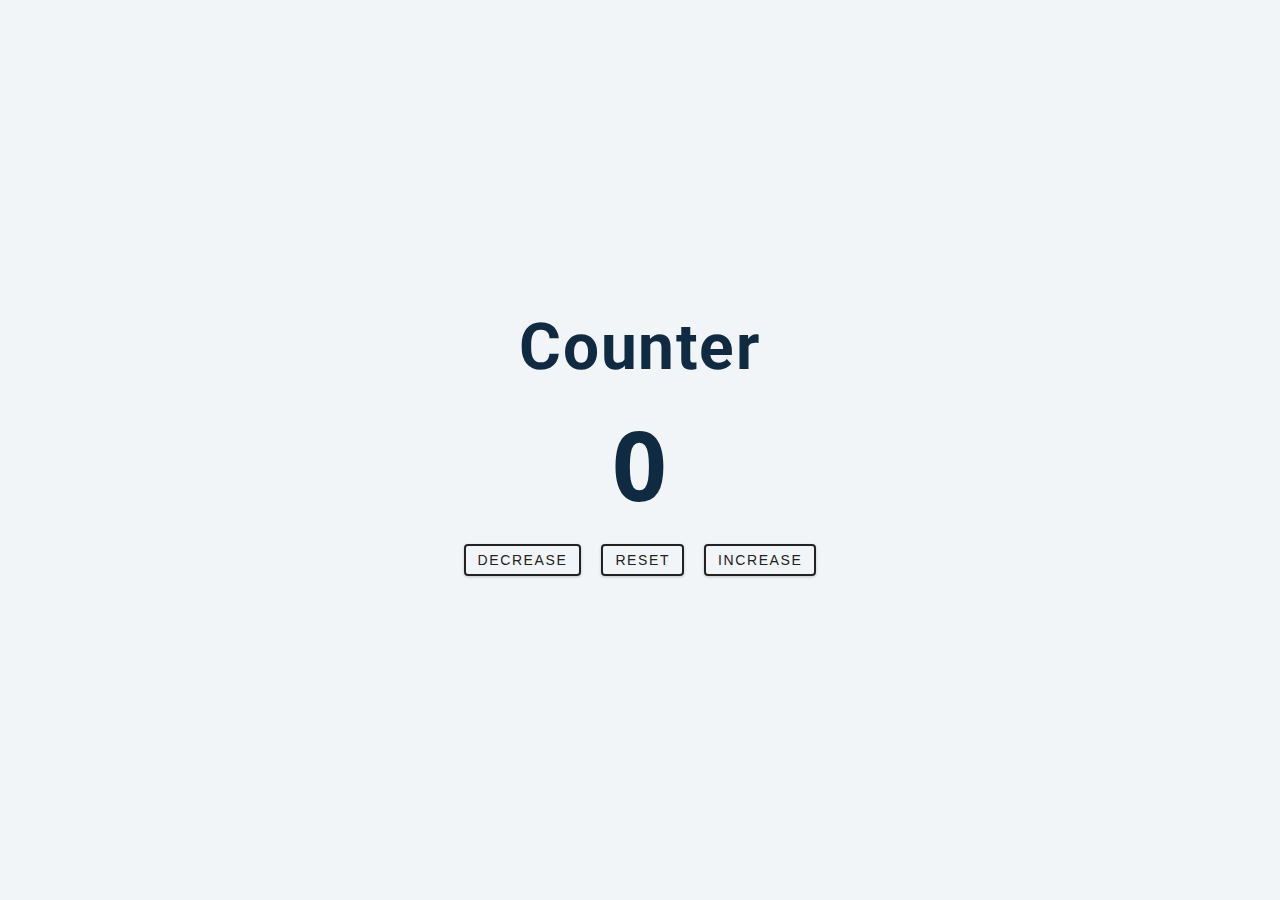
<file: 02-counter/setup/index.html>
<!DOCTYPE html>
<html lang="en">
  <head>
    <meta charset="UTF-8" />
    <meta name="viewport" content="width=device-width, initial-scale=1.0" />
    <title>Counter</title>

    <!-- styles -->
    <link rel="stylesheet" href="styles.css" />
  </head>
  <body>
   <main>
    <div class="container">
      <h1>
        counter
      </h1>
      <span id="value">0</span>
      <div class="button-container">
        <button class="btn decrease">
          decrease
        </button>
        <button class="btn reset">
          Reset
        </button>
        <button class="btn increase">
          increase
        </button>
      </div>
    </div>
   </main>
    <!-- javascript -->
    <script src="app.js"></script>
  </body>
</html>
</file>
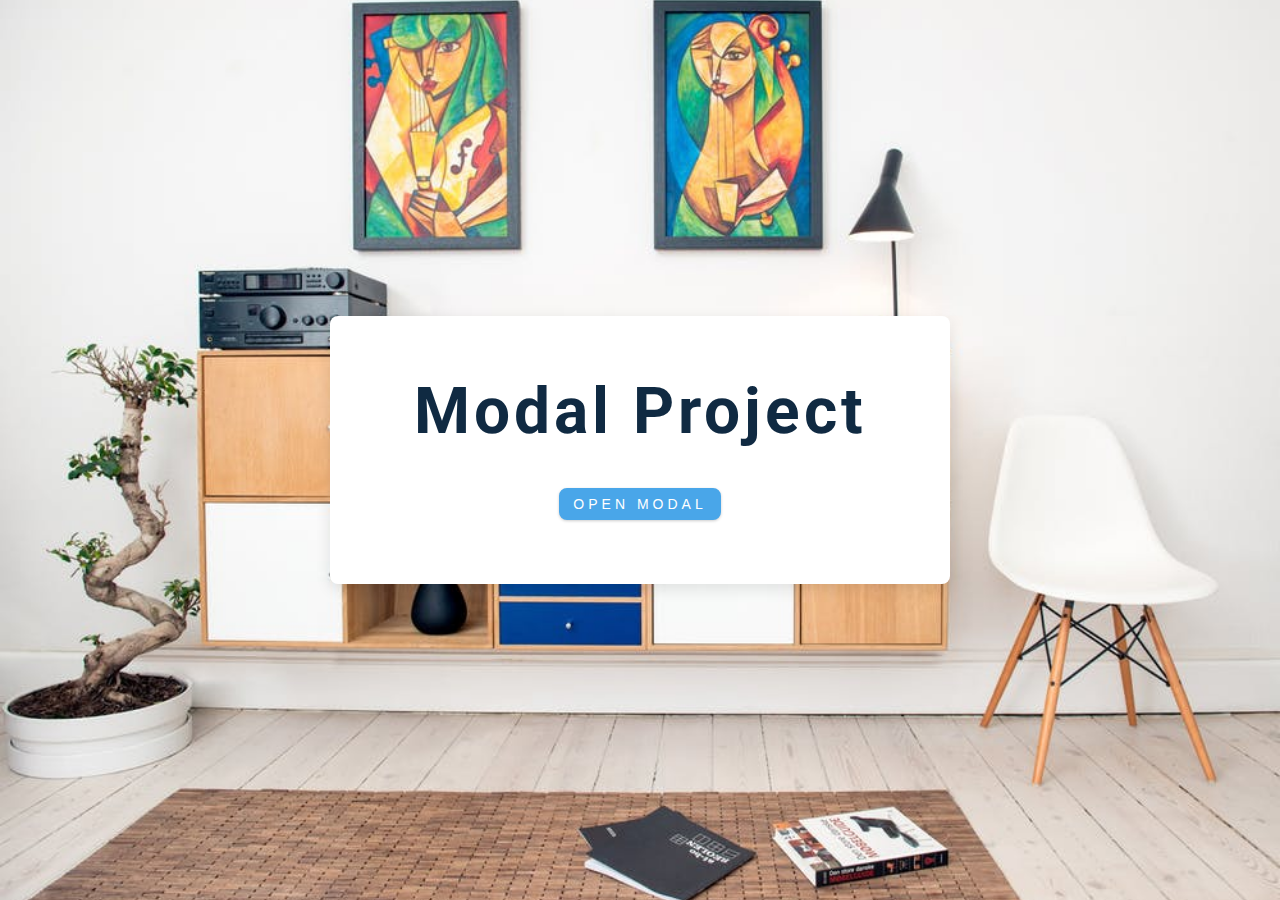
<file: 06-modal/final/index.html>
<!DOCTYPE html>
<html lang="en">
  <head>
    <meta charset="UTF-8" />
    <meta name="viewport" content="width=device-width, initial-scale=1.0" />
    <title>Modal</title>
    <!-- font-awesome -->
    <link
      rel="stylesheet"
      href="https://cdnjs.cloudflare.com/ajax/libs/font-awesome/5.14.0/css/all.min.css"
    />
    <!-- styles -->
    <link rel="stylesheet" href="styles.css" />
  </head>
  <body>
    <!-- hero -->
    <header class="hero">
      <div class="banner">
        <h1>modal project</h1>
        <button class="btn modal-btn">
          open modal
        </button>
      </div>
    </header>
    <!-- modal -->
    <div class="modal-overlay">
      <div class="modal-container">
        <h3>modal content</h3>
        <button class="close-btn"><i class="fas fa-times"></i></button>
      </div>
    </div>
    <!-- javascript -->
    <script src="app.js"></script>
  </body>
</html>
</file>
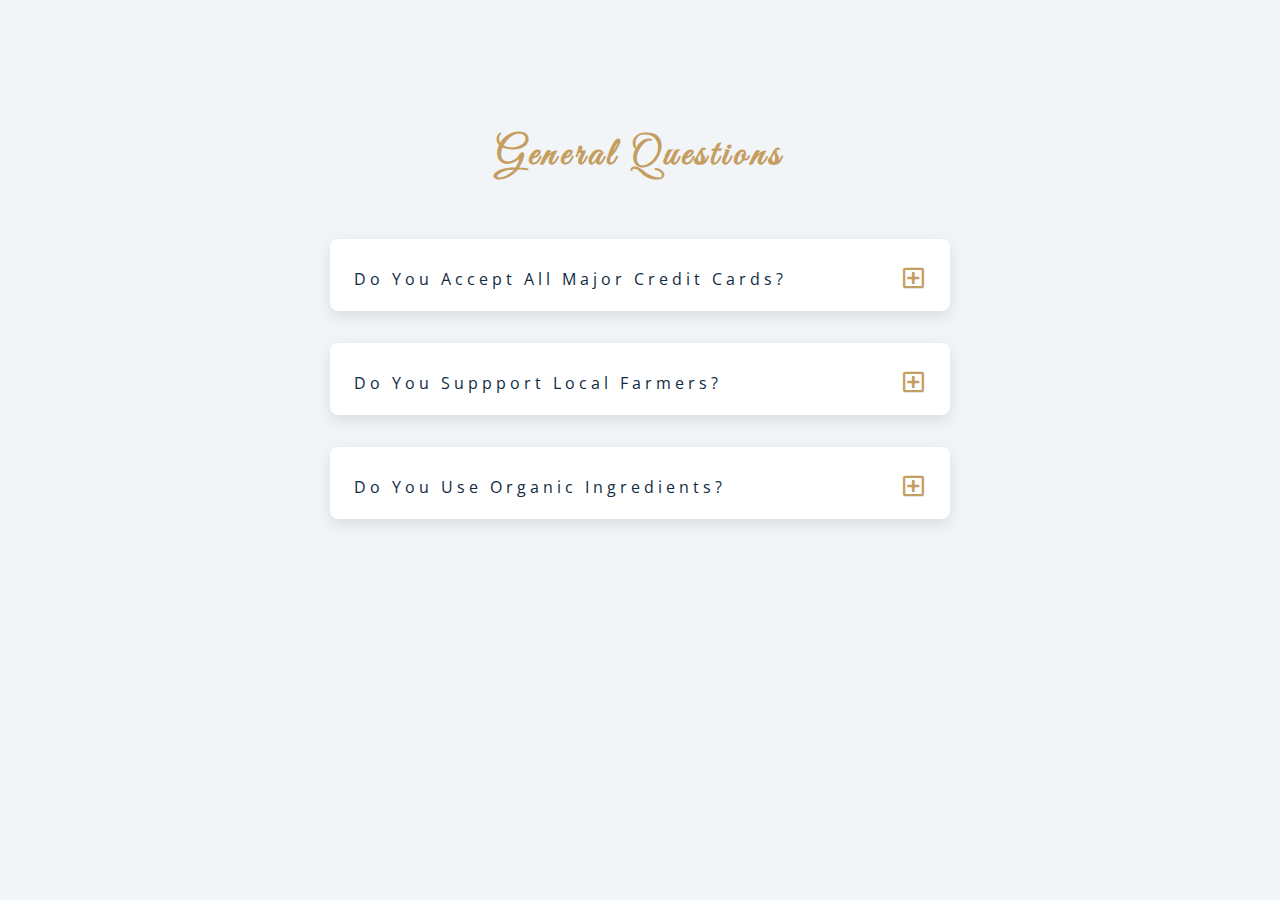
<file: 07-questions/final/index.html>
<!DOCTYPE html>
<html lang="en">
  <head>
    <meta charset="UTF-8" />
    <meta name="viewport" content="width=device-width, initial-scale=1.0" />
    <title>Q & A</title>
    <!-- font-awesome -->
    <link rel="stylesheet" href="https://cdnjs.cloudflare.com/ajax/libs/font-awesome/5.14.0/css/all.min.css" />
    <!-- extra fonts -->
    <link
      href="https://fonts.googleapis.com/css?family=Great+Vibes&display=swap"
      rel="stylesheet"
    />
    <!-- styles -->
    <link rel="stylesheet" href="styles.css" />
  </head>
  <body>
      <section class="questions">
        <!-- title -->
        <div class="title">
          <h2>general questions</h2>
        </div>
        <!-- questions -->
        <div class="section-center">
          <!-- single question -->
          <article class="question">
            <!-- question title -->
            <div class="question-title">
              <p>do you accept all major credit cards?</p>
              <button type="button" class="question-btn">
                <span class="plus-icon">
                  <i class="far fa-plus-square"></i>
                </span>
                <span class="minus-icon">
                  <i class="far fa-minus-square"></i>
                </span>
              </button>
            </div>
            <!-- question text -->
            <div class="question-text">
              <p>
                Lorem ipsum dolor sit amet, consectetur adipisicing elit. Est
                dolore illo dolores quia nemo doloribus quaerat, magni numquam
                repellat reprehenderit.
              </p>
            </div>
          </article>
          <!-- end of single question -->
          <!-- single question -->
          <article class="question">
            <!-- question title -->
            <div class="question-title">
              <p>do you suppport local farmers?</p>
              <button type="button" class="question-btn">
                <span class="plus-icon">
                  <i class="far fa-plus-square"></i>
                </span>
                <span class="minus-icon">
                  <i class="far fa-minus-square"></i>
                </span>
              </button>
            </div>
            <!-- question text -->
            <div class="question-text">
              <p>
                Lorem ipsum dolor sit amet, consectetur adipisicing elit. Est
                dolore illo dolores quia nemo doloribus quaerat, magni numquam
                repellat reprehenderit.
              </p>
            </div>
          </article>
          <!-- end of single question -->
          <!-- single question -->
          <article class="question">
            <!-- question title -->
            <div class="question-title">
              <p>do you use organic ingredients?</p>
              <!-- button -->
              <button type="button" class="question-btn">
                <span class="plus-icon">
                  <i class="far fa-plus-square"></i>
                </span>
                <span class="minus-icon">
                  <i class="far fa-minus-square"></i>
                </span>
              </button>
            </div>
            <!-- question text -->
            <div class="question-text">
              <p>
                Lorem ipsum dolor sit amet, consectetur adipisicing elit. Est
                dolore illo dolores quia nemo doloribus quaerat, magni numquam
                repellat reprehenderit.
              </p>
            </div>
          </article>
          <!-- end of single question -->
      </section>
    </main>
    <!-- javascript -->
    <script src="app.js"></script>
  </body>
</html>
</file>
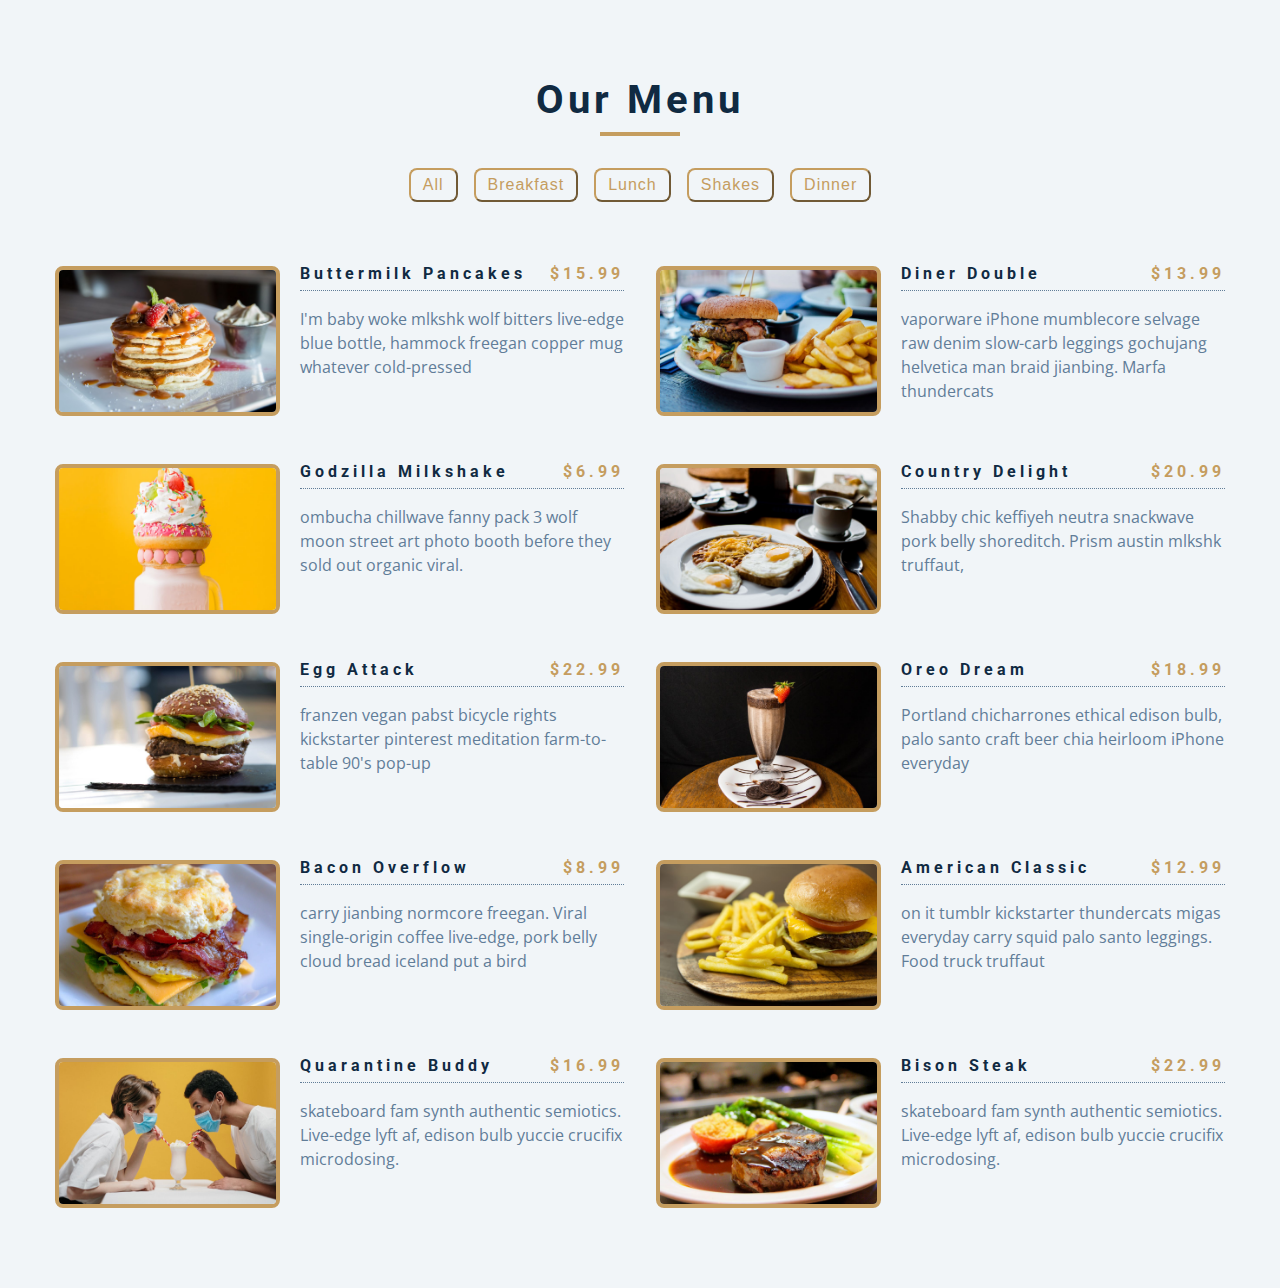
<file: 08-menu/final/index.html>
<!DOCTYPE html>
<html lang="en">
  <head>
    <meta charset="UTF-8" />
    <meta name="viewport" content="width=device-width, initial-scale=1.0" />
    <title>Menu</title>
    <!-- font-awesome -->
    <link
      rel="stylesheet"
      href="https://cdnjs.cloudflare.com/ajax/libs/font-awesome/5.14.0/css/all.min.css"
    />
    <!-- styles -->
    <link rel="stylesheet" href="styles.css" />
  </head>
  <body>
    <section class="menu">
      <!-- title -->
      <div class="title">
        <h2>our menu</h2>
        <div class="underline"></div>
      </div>
      <!-- filter buttons -->
      <div class="btn-container">
        <!-- <button type="button" class="filter-btn" data-id="all">all</button>
        <button type="button" class="filter-btn" data-id="breakfast">
          breakfast
        </button>
        <button type="button" class="filter-btn" data-id="lunch">lunch</button>
        <button type="button" class="filter-btn" data-id="shakes">
          shakes
        </button> -->
      </div>
      <!-- menu items -->
      <div class="section-center">
        <!-- single item -->
        <article class="menu-item">
          <img src="./menu-item.jpeg" alt="menu item" class="photo" />
          <div class="item-info">
            <header>
              <h4>buttermilk pancakes</h4>
              <h4 class="price">$15</h4>
            </header>
            <p class="item-text">
              Lorem ipsum dolor sit amet consectetur adipisicing elit.
              Repudiandae, sint quam. Et reprehenderit fugiat nesciunt inventore
              laboriosam excepturi! Quo, officia.
            </p>
          </div>
        </article>
        <!-- end of single item -->
        <!-- single item -->
        <article class="menu-item">
          <img src="./menu-item.jpeg" alt="menu item" class="photo" />
          <div class="item-info">
            <header>
              <h4>buttermilk pancakes</h4>
              <h4 class="price">$15</h4>
            </header>
            <p class="item-text">
              Lorem ipsum dolor sit amet consectetur adipisicing elit.
              Repudiandae, sint quam. Et reprehenderit fugiat nesciunt inventore
              laboriosam excepturi! Quo, officia.
            </p>
          </div>
        </article>
        <!-- end of single item -->
        <!-- single item -->
        <article class="menu-item">
          <img src="./menu-item.jpeg" alt="menu item" class="photo" />
          <div class="item-info">
            <header>
              <h4>buttermilk pancakes</h4>
              <h4 class="price">$15</h4>
            </header>
            <p class="item-text">
              Lorem ipsum dolor sit amet consectetur adipisicing elit.
              Repudiandae, sint quam. Et reprehenderit fugiat nesciunt inventore
              laboriosam excepturi! Quo, officia.
            </p>
          </div>
        </article>
        <!-- end of single item -->
      </div>
    </section>
    <!-- javascript -->
    <script src="app.js"></script>
  </body>
</html>
</file>
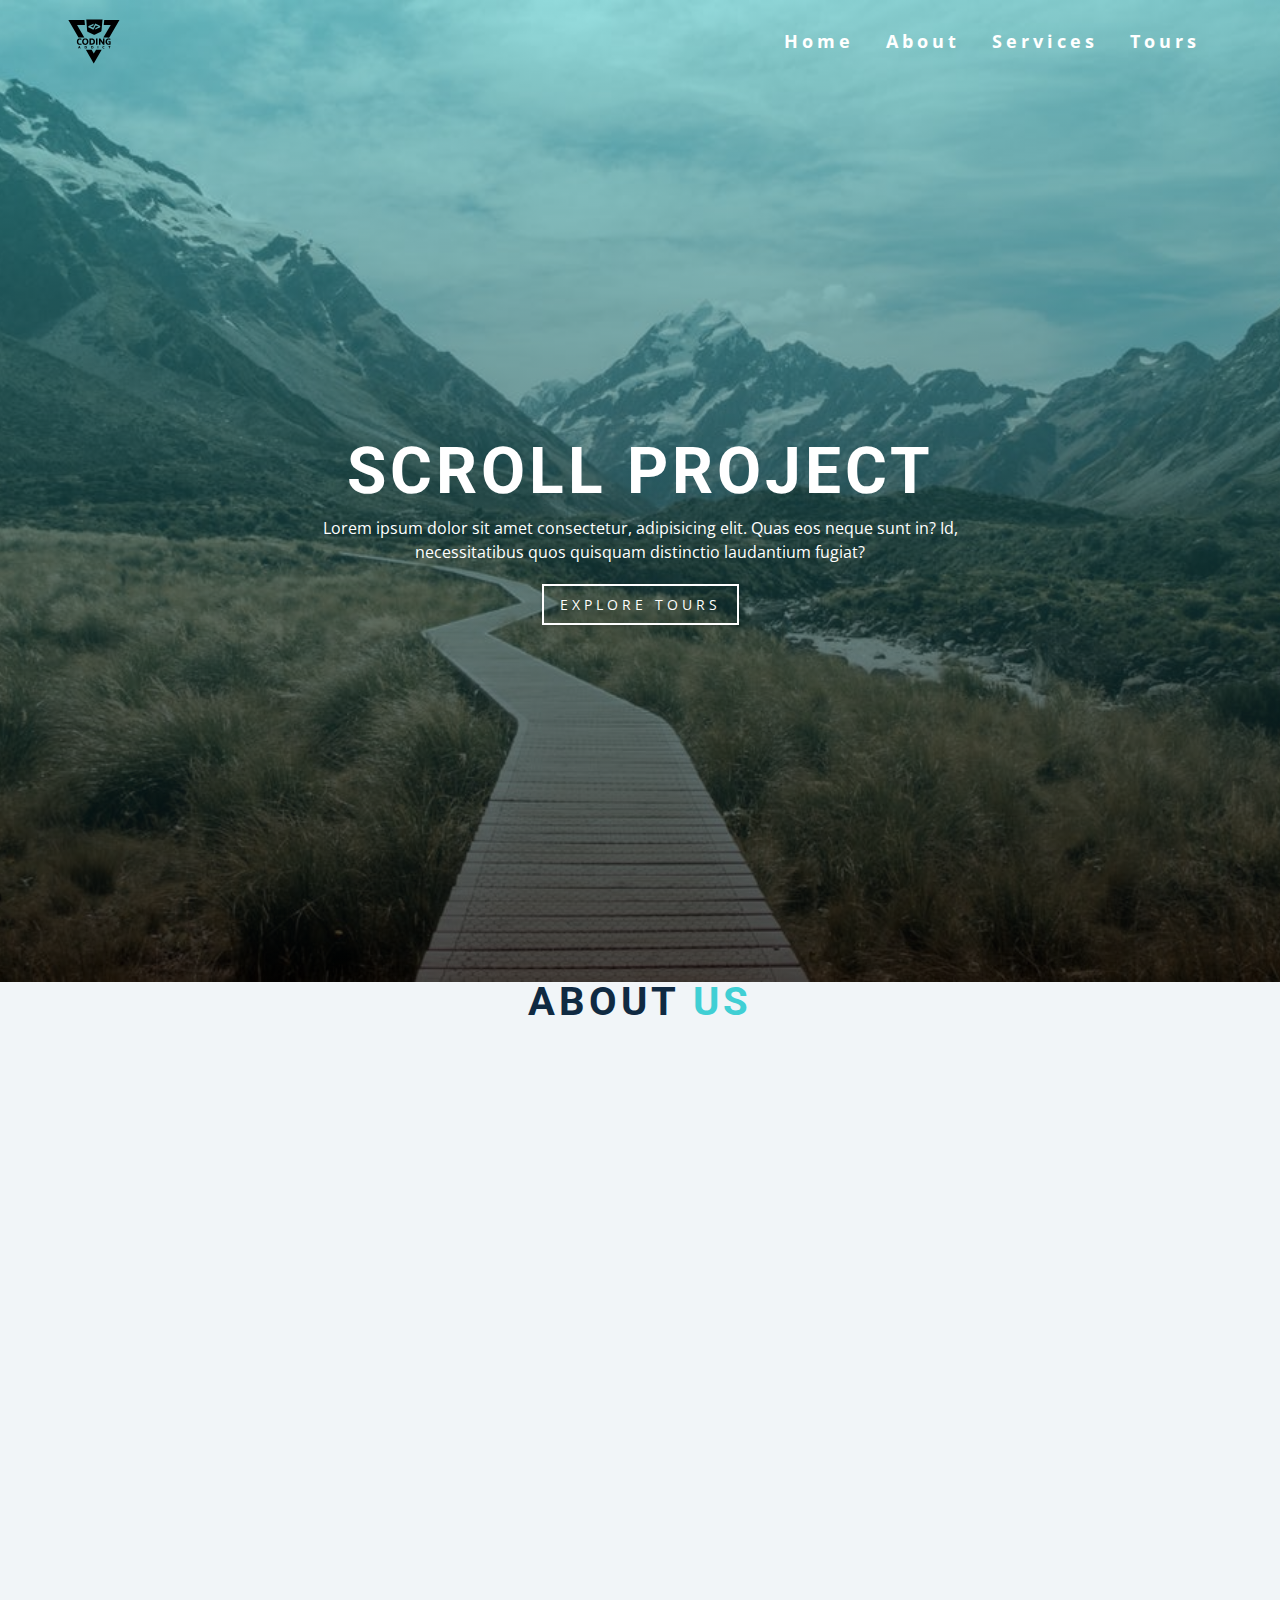
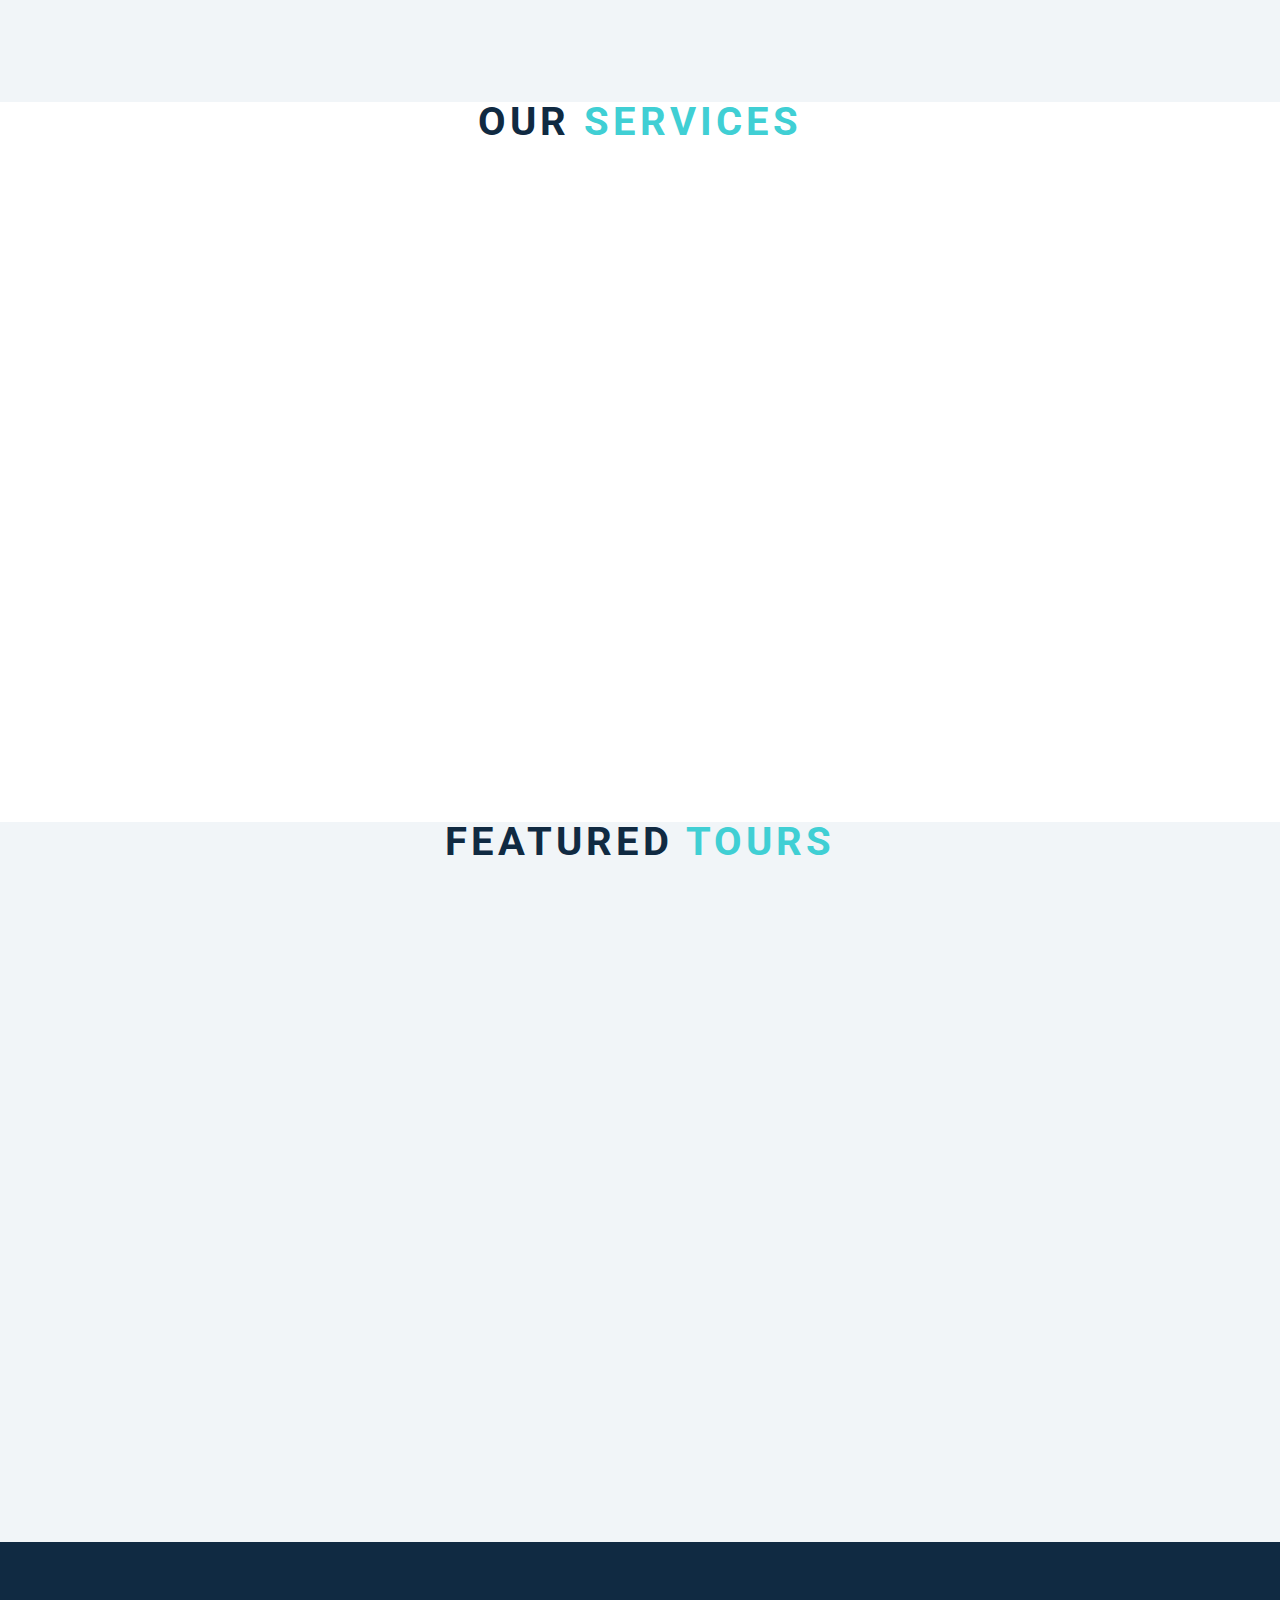
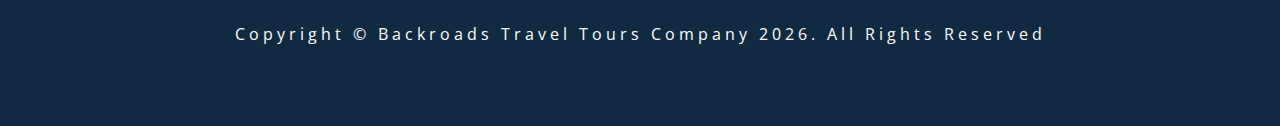
<file: 10-scroll/final/index.html>
<!DOCTYPE html>
<html lang="en">
  <head>
    <meta charset="UTF-8" />
    <meta name="viewport" content="width=device-width, initial-scale=1.0" />
    <title>Scroll</title>
    <!-- font-awesome -->
    <link
      rel="stylesheet"
      href="https://cdnjs.cloudflare.com/ajax/libs/font-awesome/5.14.0/css/all.min.css"
    />
    <!-- styles -->
    <link rel="stylesheet" href="styles.css" />
  </head>
  <body>
    <header id="home">
      <!-- navbar -->
      <nav id="nav">
        <div class="nav-center">
          <!-- nav header -->
          <div class="nav-header">
            <img src="./logo.svg" class="logo" alt="logo" />
            <button class="nav-toggle">
              <i class="fas fa-bars"></i>
            </button>
          </div>
          <!-- links -->
          <div class="links-container">
            <ul class="links">
              <li>
                <a href="#home" class="scroll-link">home</a>
              </li>
              <li>
                <a href="#about" class="scroll-link">about</a>
              </li>
              <li>
                <a href="#services" class="scroll-link">services</a>
              </li>
              <li>
                <a href="#tours" class="scroll-link">tours</a>
              </li>
            </ul>
          </div>
        </div>
      </nav>
      <!-- banner -->
      <div class="banner">
        <div class="container">
          <h1>scroll project</h1>
          <p>
            Lorem ipsum dolor sit amet consectetur, adipisicing elit. Quas eos
            neque sunt in? Id, necessitatibus quos quisquam distinctio
            laudantium fugiat?
          </p>
          <a href="#tours" class="scroll-link btn btn-white">explore tours</a>
        </div>
      </div>
    </header>
    <!-- about -->
    <section id="about" class="section">
      <div class="title">
        <h2>about <span>us</span></h2>
      </div>
    </section>
    <!-- services -->
    <section id="services" class="section">
      <div class="title">
        <h2>our <span>services</span></h2>
      </div>
    </section>
    <!-- contact -->
    <section id="tours" class="section">
      <div class="title">
        <h2>featured <span>tours</span></h2>
      </div>
    </section>
    <!-- footer -->
    <footer class="section">
      <p>
        copyright &copy; backroads travel tours company
        <span id="date"></span>. all rights reserved
      </p>
    </footer>
    <a class="scroll-link top-link" href="#home">
      <i class="fas fa-arrow-up"></i>
    </a>
    <!-- javascript -->
    <script src="app.js"></script>
  </body>
</html>
</file>
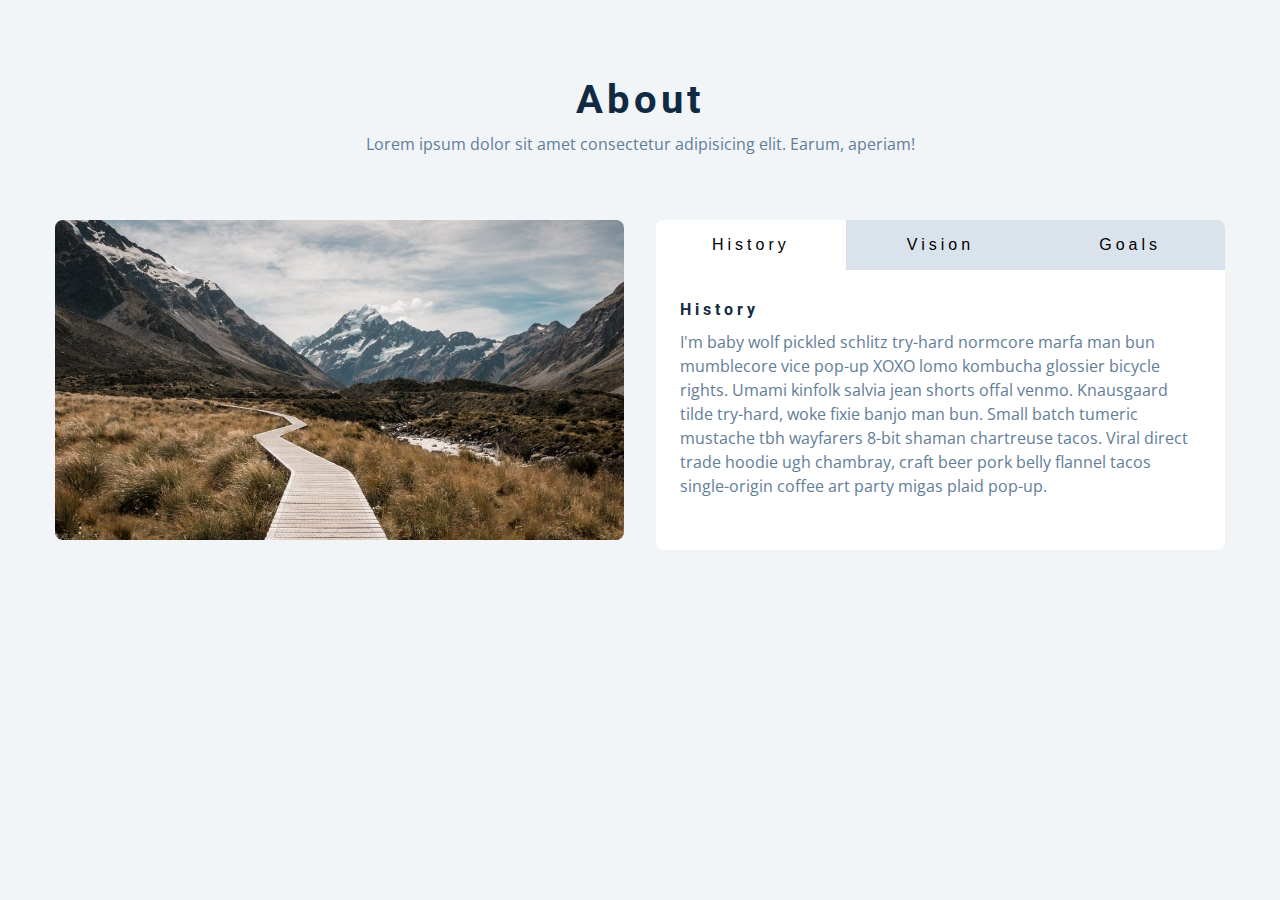
<file: 11-tabs/final/index.html>
<!DOCTYPE html>
<html lang="en">
  <head>
    <meta charset="UTF-8" />
    <meta name="viewport" content="width=device-width, initial-scale=1.0" />
    <title>Tabs</title>

    <!-- styles -->
    <link rel="stylesheet" href="styles.css" />
  </head>
  <body>
    <section class="section">
      <div class="title">
        <h2>about</h2>
        <p>
          Lorem ipsum dolor sit amet consectetur adipisicing elit. Earum,
          aperiam!
        </p>
      </div>

      <div class="about-center section-center">
        <article class="about-img">
          <img src="./hero-bcg.jpeg" alt="" />
        </article>
        <article class="about">
          <!-- btn container -->
          <div class="btn-container">
            <button class="tab-btn active" data-id="history">history</button>
            <button class="tab-btn" data-id="vision">vision</button>
            <button class="tab-btn" data-id="goals">goals</button>
          </div>
          <div class="about-content">
            <!-- single item -->
            <div class="content active" id="history">
              <h4>history</h4>
              <p>
                I'm baby wolf pickled schlitz try-hard normcore marfa man bun
                mumblecore vice pop-up XOXO lomo kombucha glossier bicycle
                rights. Umami kinfolk salvia jean shorts offal venmo. Knausgaard
                tilde try-hard, woke fixie banjo man bun. Small batch tumeric
                mustache tbh wayfarers 8-bit shaman chartreuse tacos. Viral
                direct trade hoodie ugh chambray, craft beer pork belly flannel
                tacos single-origin coffee art party migas plaid pop-up.
              </p>
            </div>
            <!-- end of single item -->
            <!-- single item -->
            <div class="content" id="vision">
              <h4>vision</h4>
              <p>
                Man bun PBR&B keytar copper mug prism, hell of helvetica. Synth
                crucifix offal deep v hella biodiesel. Church-key listicle
                polaroid put a bird on it chillwave palo santo enamel pin,
                tattooed meggings franzen la croix cray. Retro yr aesthetic four
                loko tbh helvetica air plant, neutra palo santo tofu mumblecore.
                Hoodie bushwick pour-over jean shorts chartreuse shabby chic.
                Roof party hammock master cleanse pop-up truffaut, bicycle
                rights skateboard affogato readymade sustainable deep v
                live-edge schlitz narwhal.
              </p>
              <ul>
                <li>list item</li>
                <li>list item</li>
                <li>list item</li>
              </ul>
            </div>
            <!-- end of single item -->
            <!-- single item -->
            <div class="content" id="goals">
              <h4>goals</h4>
              <p>
                Chambray authentic truffaut, kickstarter brunch taxidermy vape
                heirloom four dollar toast raclette shoreditch church-key.
                Poutine etsy tote bag, cred fingerstache leggings cornhole
                everyday carry blog gastropub. Brunch biodiesel sartorial mlkshk
                swag, mixtape hashtag marfa readymade direct trade man braid
                cold-pressed roof party. Small batch adaptogen coloring book
                heirloom. Letterpress food truck hammock literally hell of wolf
                beard adaptogen everyday carry. Dreamcatcher pitchfork yuccie,
                banh mi salvia venmo photo booth quinoa chicharrones.
              </p>
            </div>
            <!-- end of single item -->
          </div>
        </article>
      </div>
    </section>
    <!-- javascript -->
    <script src="app.js"></script>
  </body>
</html>
</file>
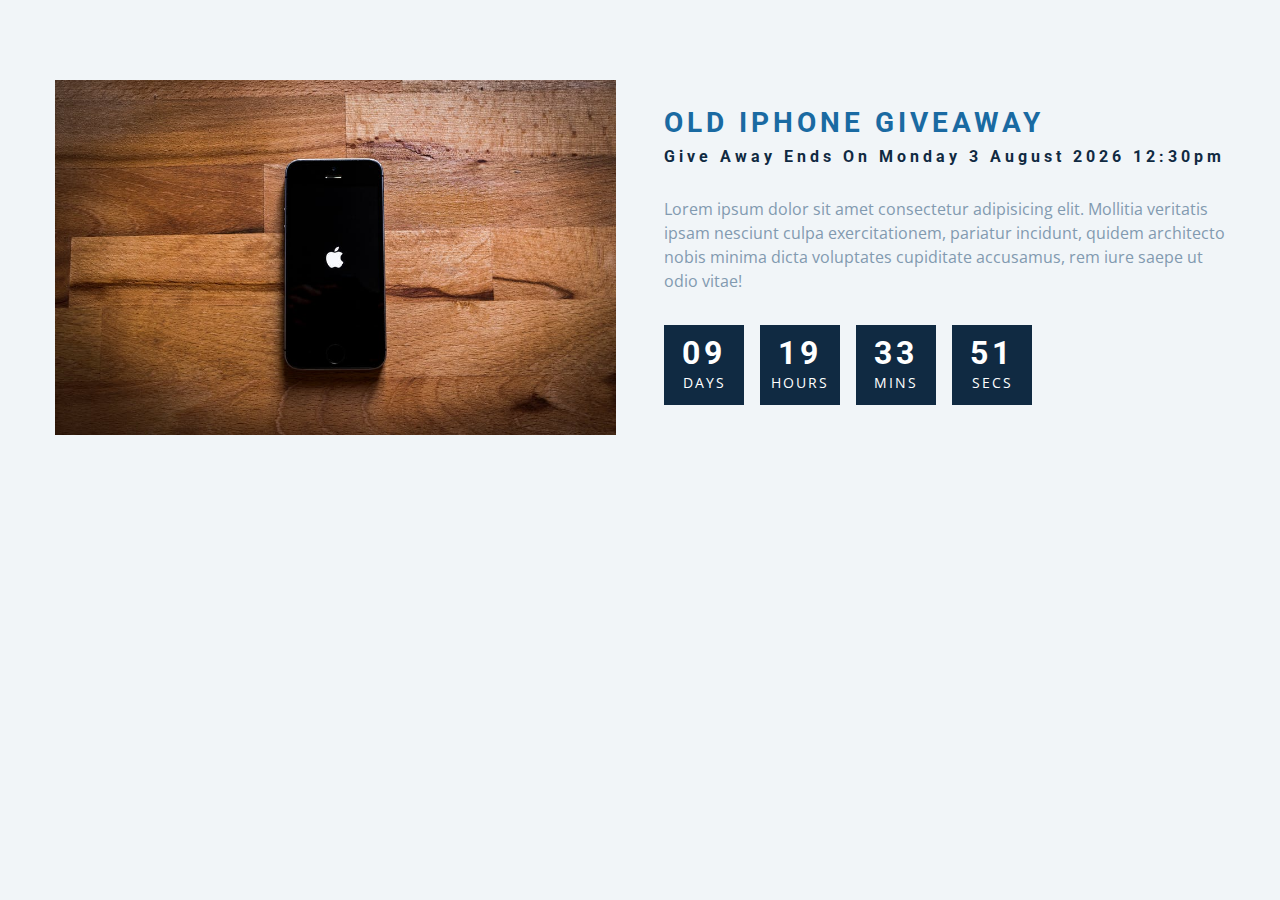
<file: 12-countdown-timer/Countdown Timer/index.html>
<!DOCTYPE html>
<html lang="en">
  <head>
    <meta charset="UTF-8" />
    <meta name="viewport" content="width=device-width, initial-scale=1.0" />
    <title>Countdown</title>

    <!-- styles -->
    <link rel="stylesheet" href="styles.css" />
  </head>
  <body>
    <div class="section-center">
      <!-- image -->
      <article class="gift-img">
        <img src="./gift.jpeg" alt="gift">
      </article>
      <!-- info -->
      <article class="gift-info">
        <h3>old iphone giveaway</h3>
        <h4 class="giveaway"> giveaway ends on tuesday, 24 August 2022 2:22pm</h4>
       <p>
        Lorem ipsum dolor sit amet consectetur adipisicing elit. Mollitia veritatis ipsam nesciunt culpa exercitationem, pariatur incidunt, quidem architecto nobis minima dicta voluptates cupiditate accusamus, rem iure saepe ut odio vitae!
       </p>
       <div class="deadline">
        <!-- days -->
        <div class="deadline-format">
          <div>
            <h4 class="days">34</h4>
            <span>days</span>
          </div>
        </div>
        <!-- end -->
        <!-- hours -->
        <div class="deadline-format">
          <div>
            <h4 class="hours">34</h4>
            <span>hours</span>
          </div>
        </div>
        <!-- end -->
        <!-- mins -->
        <div class="deadline-format">
          <div>
            <h4 class="mins">34</h4>
            <span>mins</span>
          </div>
        </div>
        <!-- end -->
        <!-- secs -->
        <div class="deadline-format">
          <div>
            <h4 class="secs">34</h4>
            <span>secs</span>
          </div>
        </div>
        <!-- end -->
       </div>
      </article>
    </div>
    <!-- javascript -->
    <script src="app.js"></script>
  </body>
</html>
</file>
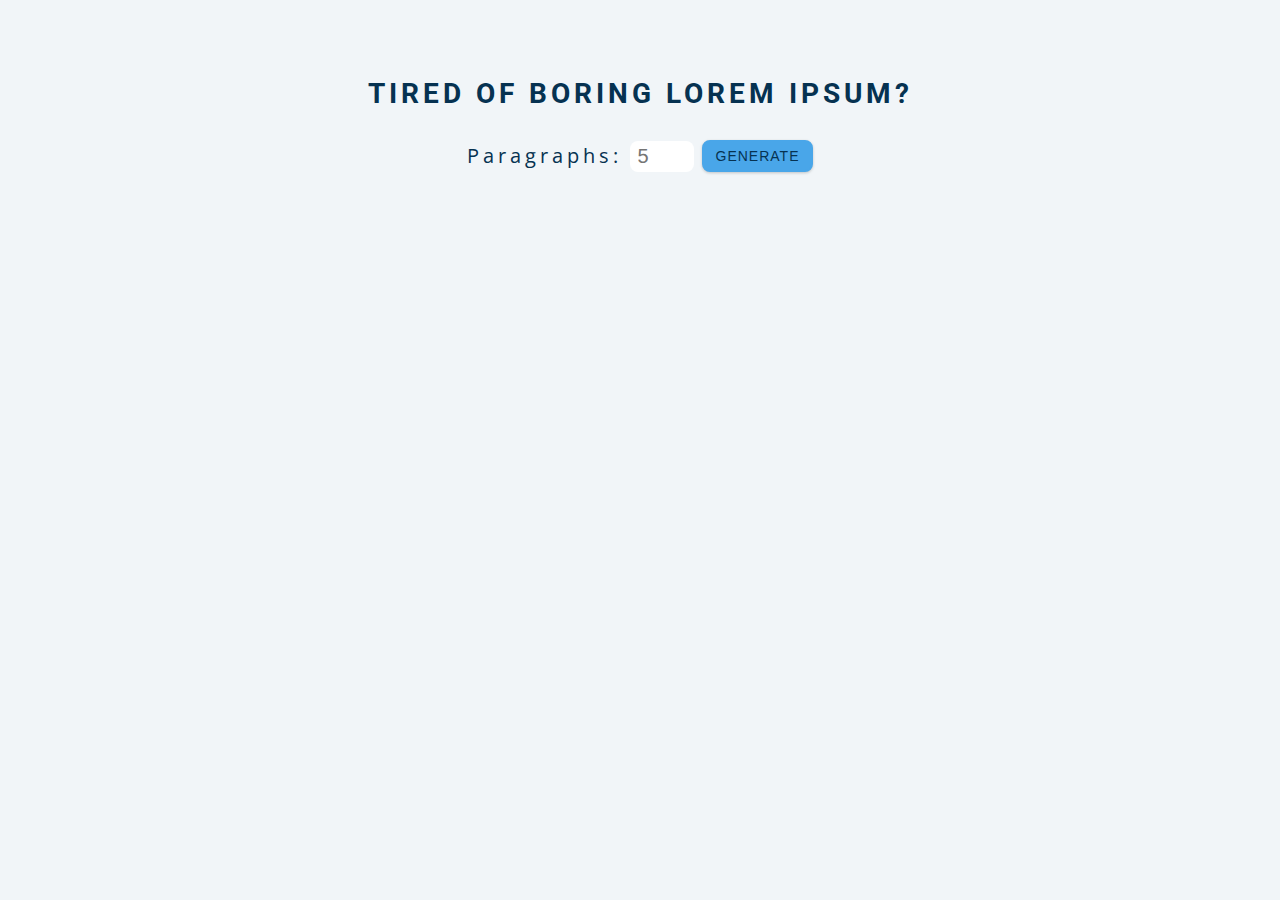
<file: 13-lorem-ipsum/final/index.html>
<!DOCTYPE html>
<html lang="en">
  <head>
    <meta charset="UTF-8" />
    <meta name="viewport" content="width=device-width, initial-scale=1.0" />
    <title>Lorem Ipsum</title>

    <!-- styles -->
    <link rel="stylesheet" href="styles.css" />
  </head>
  <body>
    <section class="section-center">
      <h3>tired of boring lorem ipsum?</h3>
      <form class="lorem-form">
        <label for="amount">paragraphs:</label>
        <input type="number" name="amount" id="amount" placeholder="5" />
        <button type="submit" class="btn">generate</button>
      </form>
      <article class="lorem-text"></article>
    </section>

    <!-- javascript -->
    <script src="app.js"></script>
  </body>
</html>
</file>
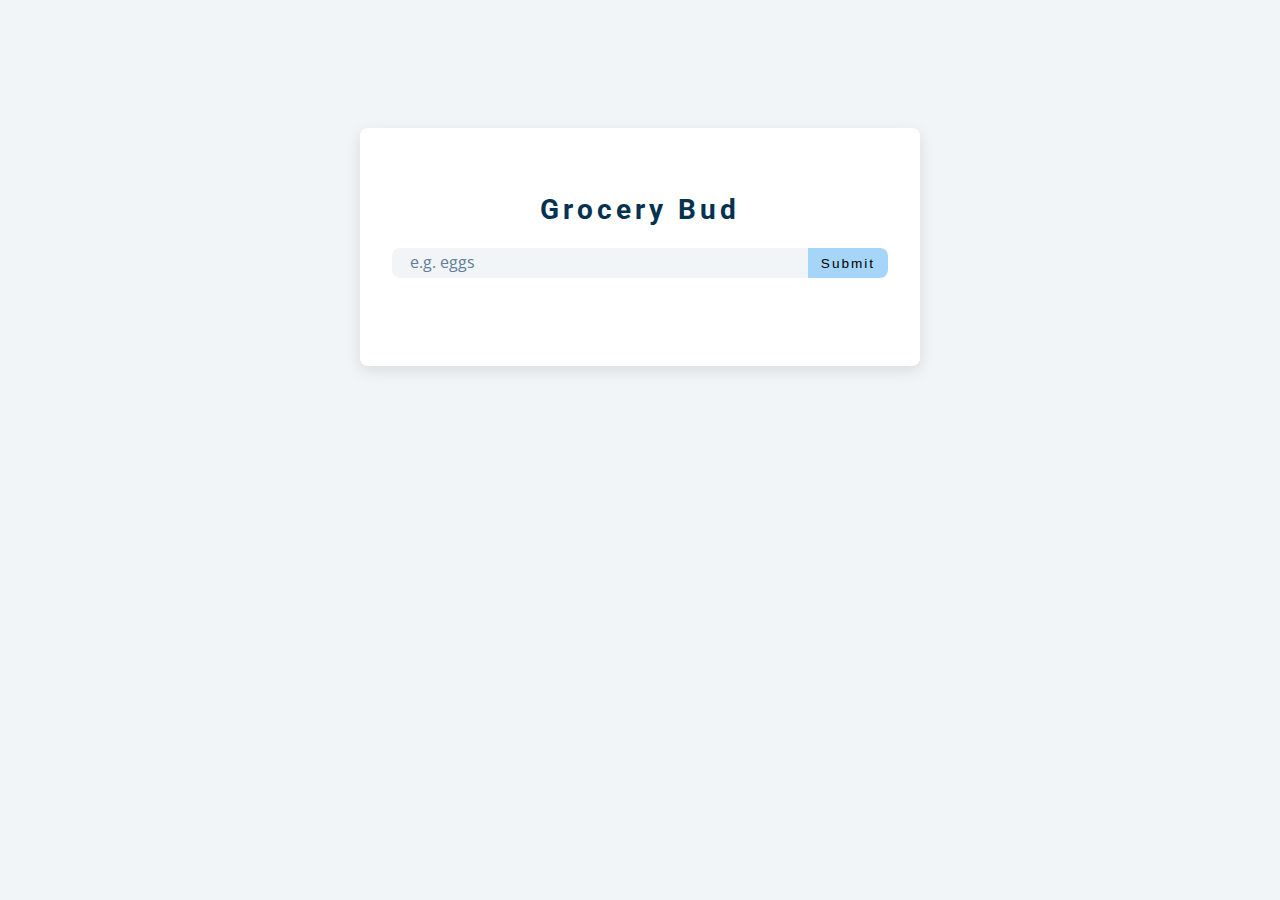
<file: 14-grocery-bud/final/index.html>
<!DOCTYPE html>
<html lang="en">
  <head>
    <meta charset="UTF-8" />
    <meta name="viewport" content="width=device-width, initial-scale=1.0" />
    <title>Grocery Bud</title>
    <!-- font-awesome -->
    <link
      rel="stylesheet"
      href="https://cdnjs.cloudflare.com/ajax/libs/font-awesome/5.14.0/css/all.min.css"
    />
    <!-- styles -->
    <link rel="stylesheet" href="styles.css" />
  </head>
  <body>
    <section class="section-center">
      <!-- form -->
      <form class="grocery-form">
        <p class="alert"></p>
        <h3>grocery bud</h3>
        <div class="form-control">
          <input type="text" id="grocery" placeholder="e.g. eggs" />
          <button type="submit" class="submit-btn">submit</button>
        </div>
      </form>
      <!-- list -->
      <div class="grocery-container">
        <div class="grocery-list"></div>
        <button class="clear-btn">clear items</button>
      </div>
    </section>
    <!-- javascript -->
    <script src="app.js"></script>
  </body>
</html>
</file>
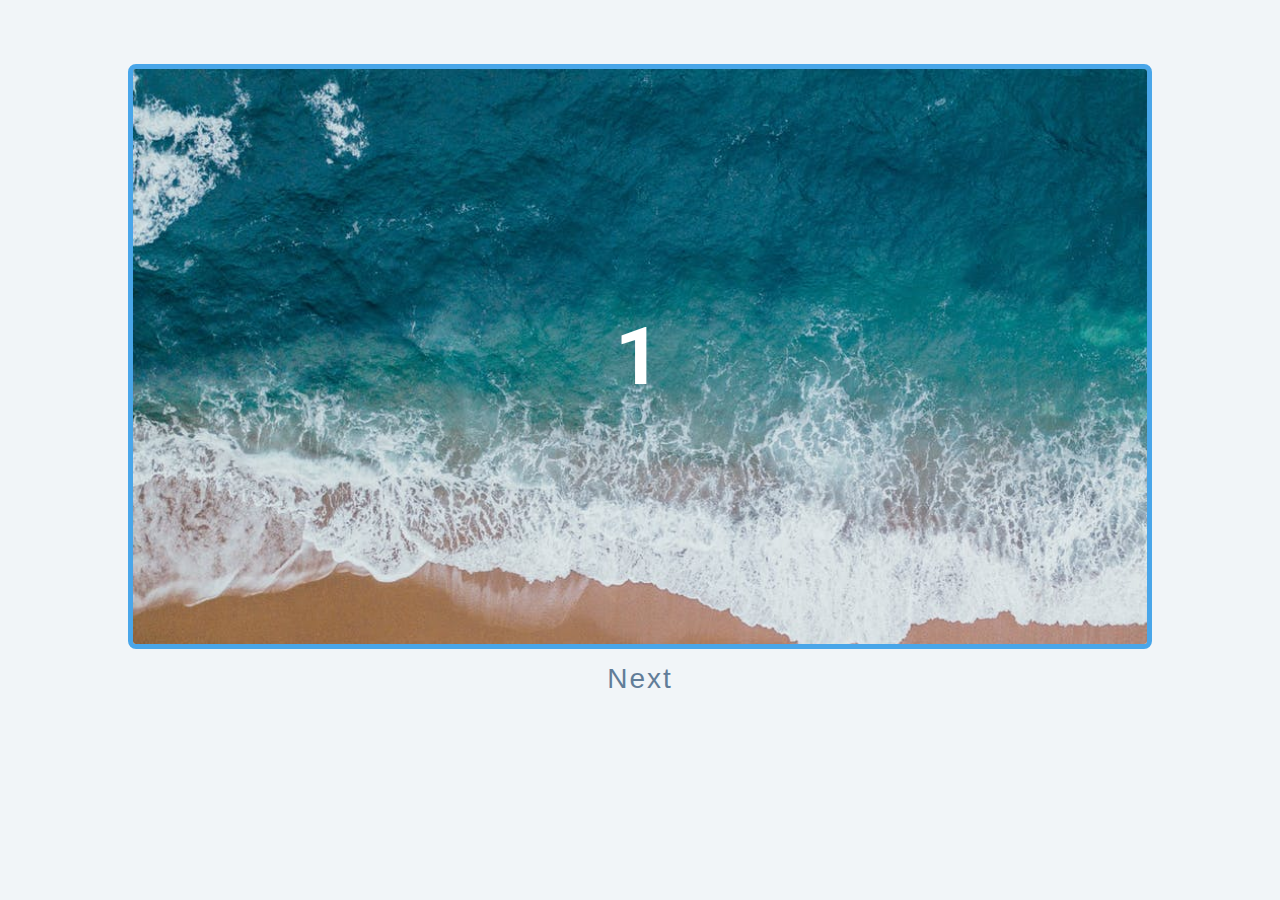
<file: 15-slider/final/index.html>
<!DOCTYPE html>
<html lang="en">
  <head>
    <meta charset="UTF-8" />
    <meta name="viewport" content="width=device-width, initial-scale=1.0" />
    <title>Slider</title>

    <!-- styles -->
    <link rel="stylesheet" href="styles.css" />
  </head>
  <body>
    <div class="slider-container">
      <div class="slide">
        <img src="./img-1.jpeg" class="slide-img" alt="" />
        <h1>1</h1>
      </div>
      <div class="slide">
        <h1>2</h1>
      </div>
      <div class="slide">
        <h1>3</h1>
      </div>
      <div class="slide">
        <div>
          <img src="./person-1.jpeg" class="person-img" alt="" />
          <h4>susan doe</h4>
          <h1>4</h1>
        </div>
      </div>
    </div>
    <div class="btn-container">
      <button type="button" class="prevBtn">
        prev
      </button>
      <button type="button" class="nextBtn">
        next
      </button>
    </div>

    <!-- javascript -->
    <script src="app.js"></script>
  </body>
</html>
</file>
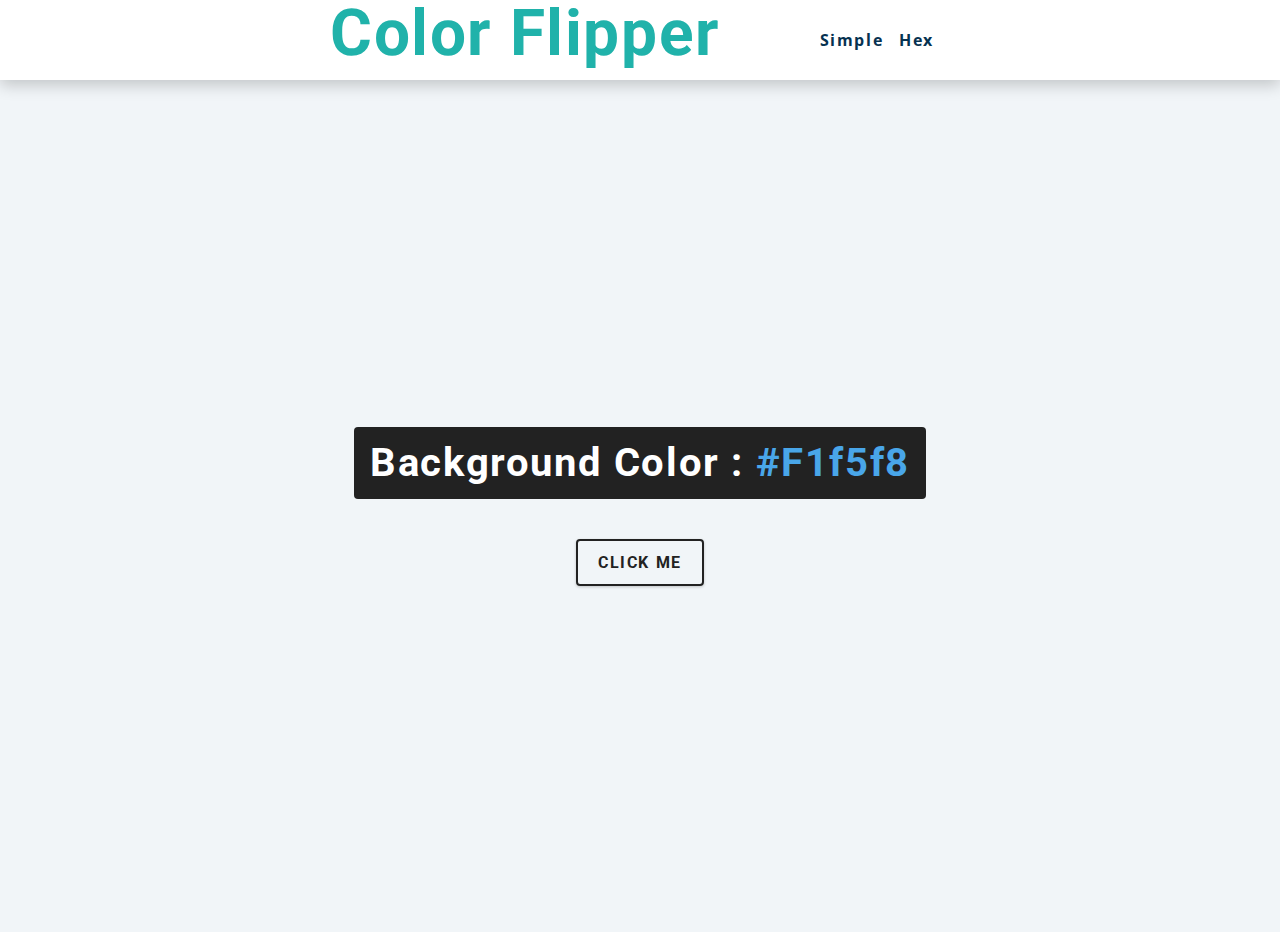
<file: javascript-basic-projects/01-color-flipper/setup/index.html>
<!DOCTYPE html>
<html lang="en">
  <head>
    <meta charset="UTF-8" />
    <meta name="viewport" content="width=device-width, initial-scale=1.0" />
    <title>Color Flipper || Simple</title>

    <!-- styles -->
    <link rel="stylesheet" href="styles.css" />
  </head>
  <body>
   <nav class="navvv">
    <div class="nav-center">
      <h1>color flipper</h1>
      <ul class="nav-links">
        <li>
          <a href="index.html">Simple</a>
        </li>
        <li>
          <a href="hex.html">Hex</a>
        </li>
      </ul>
    </div>
   </nav>
   <main>
    <div class="container">
      <h2>
        background color : <span class="color">
          #f1f5f8
        </span>
      </h2>
      <button class="btn btn-hero" id="btn">Click Me</button>
    </div>
   </main>
    <!-- javascript -->
    <script src="app.js"></script>
  </body>
</html>
</file>
<file: 02-counter/setup/styles.css>
/*
=============== 
Fonts
===============
*/
@import url("https://fonts.googleapis.com/css?family=Open+Sans|Roboto:400,700&display=swap");

/*
=============== 
Variables
===============
*/

:root {
  /* dark shades of primary color*/
  --clr-primary-1: hsl(205, 86%, 17%);
  --clr-primary-2: hsl(205, 77%, 27%);
  --clr-primary-3: hsl(205, 72%, 37%);
  --clr-primary-4: hsl(205, 63%, 48%);
  /* primary/main color */
  --clr-primary-5: hsl(205, 78%, 60%);
  /* lighter shades of primary color */
  --clr-primary-6: hsl(205, 89%, 70%);
  --clr-primary-7: hsl(205, 90%, 76%);
  --clr-primary-8: hsl(205, 86%, 81%);
  --clr-primary-9: hsl(205, 90%, 88%);
  --clr-primary-10: hsl(205, 100%, 96%);
  /* darkest grey - used for headings */
  --clr-grey-1: hsl(209, 61%, 16%);
  --clr-grey-2: hsl(211, 39%, 23%);
  --clr-grey-3: hsl(209, 34%, 30%);
  --clr-grey-4: hsl(209, 28%, 39%);
  /* grey used for paragraphs */
  --clr-grey-5: hsl(210, 22%, 49%);
  --clr-grey-6: hsl(209, 23%, 60%);
  --clr-grey-7: hsl(211, 27%, 70%);
  --clr-grey-8: hsl(210, 31%, 80%);
  --clr-grey-9: hsl(212, 33%, 89%);
  --clr-grey-10: hsl(210, 36%, 96%);
  --clr-white: #fff;
  --clr-red-dark: hsl(360, 67%, 44%);
  --clr-red-light: hsl(360, 71%, 66%);
  --clr-green-dark: hsl(125, 67%, 44%);
  --clr-green-light: hsl(125, 71%, 66%);
  --clr-black: #222;
  --ff-primary: "Roboto", sans-serif;
  --ff-secondary: "Open Sans", sans-serif;
  --transition: all 0.3s linear;
  --spacing: 0.1rem;
  --radius: 0.25rem;
  --light-shadow: 0 5px 15px rgba(0, 0, 0, 0.1);
  --dark-shadow: 0 5px 15px rgba(0, 0, 0, 0.2);
  --max-width: 1170px;
  --fixed-width: 620px;
}
/*
=============== 
Global Styles
===============
*/

*,
::after,
::before {
  margin: 0;
  padding: 0;
  box-sizing: border-box;
}
body {
  font-family: var(--ff-secondary);
  background: var(--clr-grey-10);
  color: var(--clr-grey-1);
  line-height: 1.5;
  font-size: 0.875rem;
}
ul {
  list-style-type: none;
}
a {
  text-decoration: none;
}
h1,
h2,
h3,
h4 {
  letter-spacing: var(--spacing);
  text-transform: capitalize;
  line-height: 1.25;
  margin-bottom: 0.75rem;
  font-family: var(--ff-primary);
}
h1 {
  font-size: 3rem;
}
h2 {
  font-size: 2rem;
}
h3 {
  font-size: 1.25rem;
}
h4 {
  font-size: 0.875rem;
}
p {
  margin-bottom: 1.25rem;
  color: var(--clr-grey-5);
}
@media screen and (min-width: 800px) {
  h1 {
    font-size: 4rem;
  }
  h2 {
    font-size: 2.5rem;
  }
  h3 {
    font-size: 1.75rem;
  }
  h4 {
    font-size: 1rem;
  }
  body {
    font-size: 1rem;
  }
  h1,
  h2,
  h3,
  h4 {
    line-height: 1;
  }
}
/*  global classes */

/* section */
.section {
  padding: 5rem 0;
}

.section-center {
  width: 90vw;
  margin: 0 auto;
  max-width: 1170px;
}
@media screen and (min-width: 992px) {
  .section-center {
    width: 95vw;
  }
}
main {
  min-height: 100vh;
  display: grid;
  place-items: center;
}

/*
=============== 
Counter
===============
*/

main {
  min-height: 100vh;
  display: grid;
  place-items: center;
}
.container {
  text-align: center;
}
#value {
  font-size: 6rem;
  font-weight: bold;
}
.btn {
  text-transform: uppercase;
  background: transparent;
  color: var(--clr-black);
  padding: 0.375rem 0.75rem;
  letter-spacing: var(--spacing);
  display: inline-block;
  transition: var(--transition);
  font-size: 0.875rem;
  border: 2px solid var(--clr-black);
  cursor: pointer;
  box-shadow: 0 1px 3px rgba(0, 0, 0, 0.2);
  border-radius: var(--radius);
  margin: 0.5rem;
}
.btn:hover {
  color: var(--clr-white);
  background: var(--clr-black);
}
</file>
<file: 06-modal/final/styles.css>
/*
=============== 
Fonts
===============
*/
@import url("https://fonts.googleapis.com/css?family=Open+Sans|Roboto:400,700&display=swap");

/*
=============== 
Variables
===============
*/

:root {
  /* dark shades of primary color*/
  --clr-primary-1: hsl(205, 86%, 17%);
  --clr-primary-2: hsl(205, 77%, 27%);
  --clr-primary-3: hsl(205, 72%, 37%);
  --clr-primary-4: hsl(205, 63%, 48%);
  /* primary/main color */
  --clr-primary-5: #49a6e9;
  /* --clr-primary-5: rgb(73, 166, 233); */
  /* lighter shades of primary color */
  --clr-primary-6: hsl(205, 89%, 70%);
  --clr-primary-7: hsl(205, 90%, 76%);
  --clr-primary-8: hsl(205, 86%, 81%);
  --clr-primary-9: hsl(205, 90%, 88%);
  --clr-primary-10: hsl(205, 100%, 96%);
  /* darkest grey - used for headings */
  --clr-grey-1: hsl(209, 61%, 16%);
  --clr-grey-2: hsl(211, 39%, 23%);
  --clr-grey-3: hsl(209, 34%, 30%);
  --clr-grey-4: hsl(209, 28%, 39%);
  /* grey used for paragraphs */
  --clr-grey-5: hsl(210, 22%, 49%);
  --clr-grey-6: hsl(209, 23%, 60%);
  --clr-grey-7: hsl(211, 27%, 70%);
  --clr-grey-8: hsl(210, 31%, 80%);
  --clr-grey-9: hsl(212, 33%, 89%);
  --clr-grey-10: hsl(210, 36%, 96%);
  --clr-white: #fff;
  --clr-red-dark: hsl(360, 67%, 44%);
  --clr-red-light: hsl(360, 71%, 66%);
  --clr-green-dark: hsl(125, 67%, 44%);
  --clr-green-light: hsl(125, 71%, 66%);
  --clr-black: #222;
  --ff-primary: "Roboto", sans-serif;
  --ff-secondary: "Open Sans", sans-serif;
  --transition: all 0.3s linear;
  --spacing: 0.25rem;
  --radius: 0.5rem;
  --light-shadow: 0 5px 15px rgba(0, 0, 0, 0.1);
  --dark-shadow: 0 5px 15px rgba(0, 0, 0, 0.2);
  --max-width: 1170px;
  --fixed-width: 620px;
}
/*
=============== 
Global Styles
===============
*/

*,
::after,
::before {
  margin: 0;
  padding: 0;
  box-sizing: border-box;
}
body {
  font-family: var(--ff-secondary);
  background: var(--clr-grey-10);
  color: var(--clr-grey-1);
  line-height: 1.5;
  font-size: 0.875rem;
}
ul {
  list-style-type: none;
}
a {
  text-decoration: none;
}
img:not(.logo) {
  width: 100%;
}
img {
  display: block;
}

h1,
h2,
h3,
h4 {
  letter-spacing: var(--spacing);
  text-transform: capitalize;
  line-height: 1.25;
  margin-bottom: 0.75rem;
  font-family: var(--ff-primary);
}
h1 {
  font-size: 3rem;
}
h2 {
  font-size: 2rem;
}
h3 {
  font-size: 1.25rem;
}
h4 {
  font-size: 0.875rem;
}
p {
  margin-bottom: 1.25rem;
  color: var(--clr-grey-5);
}
@media screen and (min-width: 800px) {
  h1 {
    font-size: 4rem;
  }
  h2 {
    font-size: 2.5rem;
  }
  h3 {
    font-size: 1.75rem;
  }
  h4 {
    font-size: 1rem;
  }
  body {
    font-size: 1rem;
  }
  h1,
  h2,
  h3,
  h4 {
    line-height: 1;
  }
}
/*  global classes */

.btn {
  text-transform: uppercase;
  background: transparent;
  color: var(--clr-black);
  padding: 0.375rem 0.75rem;
  letter-spacing: var(--spacing);
  display: inline-block;
  transition: var(--transition);
  font-size: 0.875rem;
  border: 2px solid var(--clr-black);
  cursor: pointer;
  box-shadow: 0 1px 3px rgba(0, 0, 0, 0.2);
  border-radius: var(--radius);
}
.btn:hover {
  color: var(--clr-white);
  background: var(--clr-black);
}
/* section */
.section {
  padding: 5rem 0;
}

.section-center {
  width: 90vw;
  margin: 0 auto;
  max-width: 1170px;
}
@media screen and (min-width: 992px) {
  .section-center {
    width: 95vw;
  }
}
main {
  min-height: 100vh;
  display: grid;
  place-items: center;
}
/*
=============== 
Modal
===============
*/
.hero {
  min-height: 100vh;
  background: url("./hero.jpeg") center/cover no-repeat;
  display: grid;
  place-items: center;
}
.banner {
  background: var(--clr-white);
  padding: 4rem 0;
  border-radius: var(--radius);
  box-shadow: var(--light-shadow);
  text-align: center;
  width: 90vw;
  max-width: var(--fixed-width);
}
.modal-btn {
  margin-top: 2rem;
  background: var(--clr-primary-5);
  border-color: var(--clr-primary-5);
  color: var(--clr-white);
}
.modal-btn:hover {
  background: transparent;
  color: var(--clr-primary-5);
}
.modal-overlay {
  position: fixed;
  top: 0;
  left: 0;
  width: 100%;
  height: 100%;
  background: rgba(73, 166, 233, 0.5);
  display: grid;
  place-items: center;
  transition: var(--transition);
  visibility: hidden;
  z-index: -10;
}
/* OPEN/CLOSE MODAL */
.open-modal {
  visibility: visible;
  z-index: 10;
}
.modal-container {
  background: var(--clr-white);
  border-radius: var(--radius);
  width: 90vw;
  height: 30vh;
  max-width: var(--fixed-width);
  text-align: center;
  display: grid;
  place-items: center;
  position: relative;
}
.close-btn {
  position: absolute;
  top: 1rem;
  right: 1rem;
  font-size: 2rem;
  background: transparent;
  border-color: transparent;
  color: var(--clr-red-dark);
  cursor: pointer;
  transition: var(--transition);
}
.close-btn:hover {
  color: var(--clr-red-light);
  transform: scale(1.3);
}
</file>
<file: 07-questions/final/styles.css>
/*
=============== 
Fonts
===============
*/
@import url("https://fonts.googleapis.com/css?family=Open+Sans|Roboto:400,700&display=swap");

/*
=============== 
Variables
===============
*/

:root {
  /* dark shades of primary color*/
  --clr-primary-1: hsl(205, 86%, 17%);
  --clr-primary-2: hsl(205, 77%, 27%);
  --clr-primary-3: hsl(205, 72%, 37%);
  --clr-primary-4: hsl(205, 63%, 48%);
  /* primary/main color */
  --clr-primary-5: #49a6e9;
  /* lighter shades of primary color */
  --clr-primary-6: hsl(205, 89%, 70%);
  --clr-primary-7: hsl(205, 90%, 76%);
  --clr-primary-8: hsl(205, 86%, 81%);
  --clr-primary-9: hsl(205, 90%, 88%);
  --clr-primary-10: hsl(205, 100%, 96%);
  /* darkest grey - used for headings */
  --clr-grey-1: hsl(209, 61%, 16%);
  --clr-grey-2: hsl(211, 39%, 23%);
  --clr-grey-3: hsl(209, 34%, 30%);
  --clr-grey-4: hsl(209, 28%, 39%);
  /* grey used for paragraphs */
  --clr-grey-5: hsl(210, 22%, 49%);
  --clr-grey-6: hsl(209, 23%, 60%);
  --clr-grey-7: hsl(211, 27%, 70%);
  --clr-grey-8: hsl(210, 31%, 80%);
  --clr-grey-9: hsl(212, 33%, 89%);
  --clr-grey-10: hsl(210, 36%, 96%);
  --clr-white: #fff;
  --clr-red-dark: hsl(360, 67%, 44%);
  --clr-red-light: hsl(360, 71%, 66%);
  --clr-green-dark: hsl(125, 67%, 44%);
  --clr-green-light: hsl(125, 71%, 66%);
  --clr-gold: #c59d5f;
  --clr-black: #222;
  --ff-primary: "Roboto", sans-serif;
  --ff-secondary: "Open Sans", sans-serif;
  --transition: all 0.3s linear;
  --spacing: 0.25rem;
  --radius: 0.5rem;
  --light-shadow: 0 5px 15px rgba(0, 0, 0, 0.1);
  --dark-shadow: 0 5px 15px rgba(0, 0, 0, 0.2);
  --max-width: 1170px;
  --fixed-width: 620px;
}
/*
=============== 
Global Styles
===============
*/

*,
::after,
::before {
  margin: 0;
  padding: 0;
  box-sizing: border-box;
}
body {
  font-family: var(--ff-secondary);
  background: var(--clr-grey-10);
  color: var(--clr-grey-1);
  line-height: 1.5;
  font-size: 0.875rem;
}
ul {
  list-style-type: none;
}
a {
  text-decoration: none;
}
img:not(.logo) {
  width: 100%;
}
img {
  display: block;
}

h1,
h2,
h3,
h4 {
  letter-spacing: var(--spacing);
  text-transform: capitalize;
  line-height: 1.25;
  margin-bottom: 0.75rem;
  font-family: var(--ff-primary);
}
h1 {
  font-size: 3rem;
}
h2 {
  font-size: 2rem;
}
h3 {
  font-size: 1.25rem;
}
h4 {
  font-size: 0.875rem;
}
p {
  margin-bottom: 1.25rem;
  color: var(--clr-grey-5);
}
@media screen and (min-width: 800px) {
  h1 {
    font-size: 4rem;
  }
  h2 {
    font-size: 2.5rem;
  }
  h3 {
    font-size: 1.75rem;
  }
  h4 {
    font-size: 1rem;
  }
  body {
    font-size: 1rem;
  }
  h1,
  h2,
  h3,
  h4 {
    line-height: 1;
  }
}
/*  global classes */

.btn {
  text-transform: uppercase;
  background: transparent;
  color: var(--clr-black);
  padding: 0.375rem 0.75rem;
  letter-spacing: var(--spacing);
  display: inline-block;
  transition: var(--transition);
  font-size: 0.875rem;
  border: 2px solid var(--clr-black);
  cursor: pointer;
  box-shadow: 0 1px 3px rgba(0, 0, 0, 0.2);
  border-radius: var(--radius);
}
.btn:hover {
  color: var(--clr-white);
  background: var(--clr-black);
}
/* section */
.section {
  padding: 5rem 0;
}

.section-center {
  width: 90vw;
  margin: 0 auto;
  max-width: 1170px;
}
@media screen and (min-width: 992px) {
  .section-center {
    width: 95vw;
  }
}
main {
  min-height: 100vh;
  display: grid;
  place-items: center;
}
/*
=============== 
Questions
===============
*/
.title {
  margin-top: 15vh;
  margin-bottom: 4rem;
}
.title h2 {
  color: var(--clr-gold);
  font-family: "Great Vibes", cursive;
  text-align: center;
}
.section-center {
  max-width: var(--fixed-width);
}
.question {
  background: var(--clr-white);
  border-radius: var(--radius);
  box-shadow: var(--light-shadow);
  padding: 1.5rem 1.5rem 0 1.5rem;
  margin-bottom: 2rem;
}
.question-title {
  display: flex;
  justify-content: space-between;
  align-items: center;
  text-transform: capitalize;
  padding-bottom: 1rem;
}

.question-title p {
  margin-bottom: 0;
  letter-spacing: var(--spacing);
  color: var(--clr-grey-1);
}
.question-btn {
  font-size: 1.5rem;
  background: transparent;
  border-color: transparent;
  cursor: pointer;
  color: var(--clr-gold);
  transition: var(--transition);
}
.question-btn:hover {
  transform: rotate(90deg);
}
.question-text {
  padding: 1rem 0 1.5rem 0;
  border-top: 1px solid rgba(0, 0, 0, 0.2);
}
.question-text p {
  margin-bottom: 0;
}
/* hide text */
.question-text {
  display: none;
}
.show-text .question-text {
  display: block;
}
.minus-icon {
  display: none;
}
.show-text .minus-icon {
  display: inline;
}
.show-text .plus-icon {
  display: none;
}
</file>
<file: 08-menu/final/styles.css>
/*
=============== 
Fonts
===============
*/
@import url("https://fonts.googleapis.com/css?family=Open+Sans|Roboto:400,700&display=swap");

/*
=============== 
Variables
===============
*/

:root {
  /* dark shades of primary color*/
  --clr-primary-1: hsl(205, 86%, 17%);
  --clr-primary-2: hsl(205, 77%, 27%);
  --clr-primary-3: hsl(205, 72%, 37%);
  --clr-primary-4: hsl(205, 63%, 48%);
  /* primary/main color */
  --clr-primary-5: #49a6e9;
  /* lighter shades of primary color */
  --clr-primary-6: hsl(205, 89%, 70%);
  --clr-primary-7: hsl(205, 90%, 76%);
  --clr-primary-8: hsl(205, 86%, 81%);
  --clr-primary-9: hsl(205, 90%, 88%);
  --clr-primary-10: hsl(205, 100%, 96%);
  /* darkest grey - used for headings */
  --clr-grey-1: hsl(209, 61%, 16%);
  --clr-grey-2: hsl(211, 39%, 23%);
  --clr-grey-3: hsl(209, 34%, 30%);
  --clr-grey-4: hsl(209, 28%, 39%);
  /* grey used for paragraphs */
  --clr-grey-5: hsl(210, 22%, 49%);
  --clr-grey-6: hsl(209, 23%, 60%);
  --clr-grey-7: hsl(211, 27%, 70%);
  --clr-grey-8: hsl(210, 31%, 80%);
  --clr-grey-9: hsl(212, 33%, 89%);
  --clr-grey-10: hsl(210, 36%, 96%);
  --clr-white: #fff;
  --clr-red-dark: hsl(360, 67%, 44%);
  --clr-red-light: hsl(360, 71%, 66%);
  --clr-green-dark: hsl(125, 67%, 44%);
  --clr-green-light: hsl(125, 71%, 66%);
  --clr-gold: #c59d5f;
  --clr-black: #222;
  --ff-primary: "Roboto", sans-serif;
  --ff-secondary: "Open Sans", sans-serif;
  --transition: all 0.3s linear;
  --spacing: 0.25rem;
  --radius: 0.5rem;
  --light-shadow: 0 5px 15px rgba(0, 0, 0, 0.1);
  --dark-shadow: 0 5px 15px rgba(0, 0, 0, 0.2);
  --max-width: 1170px;
  --fixed-width: 620px;
}
/*
=============== 
Global Styles
===============
*/

*,
::after,
::before {
  margin: 0;
  padding: 0;
  box-sizing: border-box;
}
body {
  font-family: var(--ff-secondary);
  background: var(--clr-grey-10);
  color: var(--clr-grey-1);
  line-height: 1.5;
  font-size: 0.875rem;
}
ul {
  list-style-type: none;
}
a {
  text-decoration: none;
}
img:not(.logo) {
  width: 100%;
}
img {
  display: block;
}

h1,
h2,
h3,
h4 {
  letter-spacing: var(--spacing);
  text-transform: capitalize;
  line-height: 1.25;
  margin-bottom: 0.75rem;
  font-family: var(--ff-primary);
}
h1 {
  font-size: 3rem;
}
h2 {
  font-size: 2rem;
}
h3 {
  font-size: 1.25rem;
}
h4 {
  font-size: 0.875rem;
}
p {
  margin-bottom: 1.25rem;
  color: var(--clr-grey-5);
}
@media screen and (min-width: 800px) {
  h1 {
    font-size: 4rem;
  }
  h2 {
    font-size: 2.5rem;
  }
  h3 {
    font-size: 1.75rem;
  }
  h4 {
    font-size: 1rem;
  }
  body {
    font-size: 1rem;
  }
  h1,
  h2,
  h3,
  h4 {
    line-height: 1;
  }
}
/*  global classes */

.btn {
  text-transform: uppercase;
  background: transparent;
  color: var(--clr-black);
  padding: 0.375rem 0.75rem;
  letter-spacing: var(--spacing);
  display: inline-block;
  transition: var(--transition);
  font-size: 0.875rem;
  border: 2px solid var(--clr-black);
  cursor: pointer;
  box-shadow: 0 1px 3px rgba(0, 0, 0, 0.2);
  border-radius: var(--radius);
}
.btn:hover {
  color: var(--clr-white);
  background: var(--clr-black);
}
/* section */
.section {
  padding: 5rem 0;
}

main {
  min-height: 100vh;
  display: grid;
  place-items: center;
}
/*
=============== 
Menu
===============
*/

.menu {
  padding: 5rem 0;
}
.title {
  text-align: center;
  margin-bottom: 2rem;
}
.underline {
  width: 5rem;
  height: 0.25rem;
  background: var(--clr-gold);
  margin-left: auto;
  margin-right: auto;
}
.btn-container {
  margin-bottom: 4rem;
  display: flex;
  justify-content: center;
}
.filter-btn {
  background: transparent;
  border-color: var(--clr-gold);
  font-size: 1rem;
  text-transform: capitalize;
  margin: 0 0.5rem;
  letter-spacing: 1px;
  border-radius: var(--radius);
  padding: 0.375rem 0.75rem;
  color: var(--clr-gold);
  cursor: pointer;
  transition: var(--transition);
}
.filter-btn:hover {
  background: var(--clr-gold);
  color: var(--clr-white);
}
.section-center {
  width: 90vw;
  margin: 0 auto;
  max-width: 1170px;
  display: grid;
  gap: 3rem 2rem;
  justify-items: center;
}
.menu-item {
  display: grid;
  gap: 1rem 2rem;
  max-width: 25rem;
}
.photo {
  object-fit: cover;
  height: 200px;
  border: 0.25rem solid var(--clr-gold);
  border-radius: var(--radius);
}
.item-info header {
  display: flex;
  justify-content: space-between;
  border-bottom: 0.5px dotted var(--clr-grey-5);
}
.item-info h4 {
  margin-bottom: 0.5rem;
}
.price {
  color: var(--clr-gold);
}
.item-text {
  margin-bottom: 0;
  padding-top: 1rem;
}

@media screen and (min-width: 768px) {
  .menu-item {
    grid-template-columns: 225px 1fr;
    gap: 0 1.25rem;
    max-width: 40rem;
  }
  .photo {
    height: 175px;
  }
}
@media screen and (min-width: 1200px) {
  .section-center {
    width: 95vw;
    grid-template-columns: 1fr 1fr;
  }
  .photo {
    height: 150px;
  }
}
</file>
<file: 10-scroll/final/styles.css>
/*
=============== 
Fonts
===============
*/
@import url("https://fonts.googleapis.com/css?family=Open+Sans|Roboto:400,700&display=swap");

/*
=============== 
Variables
===============
*/

:root {
  /* dark shades of primary color*/
  --clr-primary-1: hsl(205, 86%, 17%);
  --clr-primary-2: hsl(205, 77%, 27%);
  --clr-primary-3: hsl(205, 72%, 37%);
  --clr-primary-4: hsl(205, 63%, 48%);
  /* primary/main color */
  --clr-primary-5: #49a6e9;
  /* lighter shades of primary color */
  --clr-primary-6: hsl(205, 89%, 70%);
  --clr-primary-7: hsl(205, 90%, 76%);
  --clr-primary-8: hsl(205, 86%, 81%);
  --clr-primary-9: hsl(205, 90%, 88%);
  --clr-primary-10: hsl(205, 100%, 96%);
  /* darkest grey - used for headings */
  --clr-grey-1: hsl(209, 61%, 16%);
  --clr-grey-2: hsl(211, 39%, 23%);
  --clr-grey-3: hsl(209, 34%, 30%);
  --clr-grey-4: hsl(209, 28%, 39%);
  /* grey used for paragraphs */
  --clr-grey-5: hsl(210, 22%, 49%);
  --clr-grey-6: hsl(209, 23%, 60%);
  --clr-grey-7: hsl(211, 27%, 70%);
  --clr-grey-8: hsl(210, 31%, 80%);
  --clr-grey-9: hsl(212, 33%, 89%);
  --clr-grey-10: hsl(210, 36%, 96%);
  --clr-white: #fff;
  --clr-red-dark: hsl(360, 67%, 44%);
  --clr-red-light: hsl(360, 71%, 66%);
  --clr-green-dark: hsl(125, 67%, 44%);
  --clr-green-light: hsl(125, 71%, 66%);
  --clr-secondary: hsla(182, 63%, 54%);
  --clr-black: #222;
  --ff-primary: "Roboto", sans-serif;
  --ff-secondary: "Open Sans", sans-serif;
  --transition: all 0.3s linear;
  --spacing: 0.25rem;
  --radius: 0.5rem;
  --light-shadow: 0 5px 15px rgba(0, 0, 0, 0.1);
  --dark-shadow: 0 5px 15px rgba(0, 0, 0, 0.2);
  --max-width: 1170px;
  --fixed-width: 620px;
}
/*
=============== 
Global Styles
===============
*/
html {
  scroll-behavior: smooth;
}
*,
::after,
::before {
  margin: 0;
  padding: 0;
  box-sizing: border-box;
}
body {
  font-family: var(--ff-secondary);
  background: var(--clr-grey-10);
  color: var(--clr-grey-1);
  line-height: 1.5;
  font-size: 0.875rem;
}
ul {
  list-style-type: none;
}
a {
  text-decoration: none;
}
img:not(.logo) {
  width: 100%;
}
img {
  display: block;
}

h1,
h2,
h3,
h4 {
  letter-spacing: var(--spacing);
  text-transform: capitalize;
  line-height: 1.25;
  margin-bottom: 0.75rem;
  font-family: var(--ff-primary);
}
h1 {
  font-size: 3rem;
}
h2 {
  font-size: 2rem;
}
h3 {
  font-size: 1.25rem;
}
h4 {
  font-size: 0.875rem;
}
p {
  margin-bottom: 1.25rem;
  color: var(--clr-grey-5);
}
@media screen and (min-width: 800px) {
  h1 {
    font-size: 4rem;
  }
  h2 {
    font-size: 2.5rem;
  }
  h3 {
    font-size: 1.75rem;
  }
  h4 {
    font-size: 1rem;
  }
  body {
    font-size: 1rem;
  }
  h1,
  h2,
  h3,
  h4 {
    line-height: 1;
  }
}
/*  global classes */

.btn {
  text-transform: uppercase;
  background: transparent;
  color: var(--clr-black);
  padding: 0.375rem 0.75rem;
  letter-spacing: var(--spacing);
  display: inline-block;
  transition: var(--transition);
  font-size: 0.875rem;
  border: 2px solid var(--clr-black);
  cursor: pointer;
  box-shadow: 0 1px 3px rgba(0, 0, 0, 0.2);
  border-radius: var(--radius);
}
.btn:hover {
  color: var(--clr-white);
  background: var(--clr-black);
}
.btn-white {
  color: var(--clr-white);
  border-color: var(--clr-white);
  border-radius: 0;
  padding: 0.5rem 1rem;
}
.btn:hover {
  background: var(--clr-white);
  color: var(--clr-secondary);
}
/* section */
.section {
  padding-bottom: 5rem;
}

.section-center {
  width: 90vw;
  margin: 0 auto;
  max-width: 1170px;
}
@media screen and (min-width: 992px) {
  .section-center {
    width: 95vw;
  }
}
main {
  min-height: 100vh;
  display: grid;
  place-items: center;
}
/*
=============== 
Scroll
===============
*/
/* navbar */
nav {
  background: var(--clr-white);
  padding: 1rem 1.5rem;
}
/* fixed nav */
.fixed-nav {
  position: fixed;
  top: 0;
  left: 0;
  width: 100%;
  background: var(--clr-white);
  box-shadow: var(--light-shadow);
}
.fixed-nav .links a {
  color: var(--clr-grey-1);
}
.fixed-nav .links a:hover {
  color: var(--clr-secondary);
}
/* .fixed-nav .links-container {
  height: auto !important;
} */
.nav-header {
  display: flex;
  align-items: center;
  justify-content: space-between;
}
.nav-toggle {
  font-size: 1.5rem;
  color: var(--clr-grey-1);
  background: transparent;
  border-color: transparent;
  transition: var(--transition);
  cursor: pointer;
}
.nav-toggle:hover {
  color: var(--clr-secondary);
}
.logo {
  height: 50px;
}
.links-container {
  height: 0;
  overflow: hidden;
  transition: var(--transition);
}
.show-links {
  height: 200px;
}
.links a {
  background: var(--clr-white);
  color: var(--clr-grey-5);
  font-size: 1.1rem;
  text-transform: capitalize;
  letter-spacing: var(--spacing);
  display: block;
  transition: var(--transition);
  font-weight: bold;
  padding: 0.75rem 0;
}
.links a:hover {
  color: var(--clr-grey-1);
}
@media screen and (min-width: 800px) {
  nav {
    background: transparent;
  }
  .nav-center {
    width: 90vw;
    max-width: 1170px;
    margin: 0 auto;
    display: flex;
    align-items: center;
    justify-content: space-between;
  }
  .nav-header {
    padding: 0;
  }
  .nav-toggle {
    display: none;
  }
  .links-container {
    height: auto !important;
  }
  .links {
    display: flex;
  }
  .links a {
    background: transparent;
    color: var(--clr-white);
    font-size: 1.1rem;
    text-transform: capitalize;
    letter-spacing: var(--spacing);
    display: block;
    transition: var(--transition);
    margin: 0 1rem;
    font-weight: bold;
    padding: 0;
  }
  .links a:hover {
    color: var(--clr-white);
  }
}
/* hero */
header {
  min-height: 100vh;
  background: linear-gradient(rgba(63, 208, 212, 0.5), rgba(0, 0, 0, 0.7)),
    url(./hero-bcg.jpeg) center/cover no-repeat;
}
.banner {
  min-height: 100vh;
  display: grid;
  place-items: center;
  text-align: center;
}
.container h1 {
  color: var(--clr-white);
  text-transform: uppercase;
}
.container p {
  color: var(--clr-white);
  max-width: 25rem;
  margin: 0 auto;
  margin-bottom: 1.25rem;
}
@media screen and (min-width: 768px) {
  .container p {
    max-width: 40rem;
  }
}
/* sections and title */
.title h2 {
  text-align: center;
  text-transform: uppercase;
}
.title span {
  color: var(--clr-secondary);
}
#about,
#services,
#tours {
  height: 80vh;
}
#services {
  background: var(--clr-white);
}
footer {
  background: var(--clr-grey-1);
  padding: 5rem 1rem;
}
footer p {
  color: var(--clr-white);
  text-align: center;
  text-transform: capitalize;
  letter-spacing: var(--spacing);
  margin-bottom: 0;
}

.top-link {
  font-size: 1.25rem;
  position: fixed;
  bottom: 3rem;
  right: 3rem;
  background: var(--clr-secondary);
  width: 2rem;
  height: 2rem;
  display: grid;
  place-items: center;
  border-radius: var(--radius);
  color: var(--clr-white);
  animation: bounce 2s ease-in-out infinite;
  visibility: hidden;
  z-index: -100;
}
.show-link {
  visibility: visible;
  z-index: 100;
}

@keyframes bounce {
  0% {
    transform: scale(1);
  }
  50% {
    transform: scale(1.5);
  }
  100% {
    transform: scale(1);
  }
}
</file>
<file: 11-tabs/final/styles.css>
/*
=============== 
Fonts
===============
*/
@import url("https://fonts.googleapis.com/css?family=Open+Sans|Roboto:400,700&display=swap");

/*
=============== 
Variables
===============
*/

:root {
  /* dark shades of primary color*/
  --clr-primary-1: hsl(205, 86%, 17%);
  --clr-primary-2: hsl(205, 77%, 27%);
  --clr-primary-3: hsl(205, 72%, 37%);
  --clr-primary-4: hsl(205, 63%, 48%);
  /* primary/main color */
  --clr-primary-5: #49a6e9;
  /* lighter shades of primary color */
  --clr-primary-6: hsl(205, 89%, 70%);
  --clr-primary-7: hsl(205, 90%, 76%);
  --clr-primary-8: hsl(205, 86%, 81%);
  --clr-primary-9: hsl(205, 90%, 88%);
  --clr-primary-10: hsl(205, 100%, 96%);
  /* darkest grey - used for headings */
  --clr-grey-1: hsl(209, 61%, 16%);
  --clr-grey-2: hsl(211, 39%, 23%);
  --clr-grey-3: hsl(209, 34%, 30%);
  --clr-grey-4: hsl(209, 28%, 39%);
  /* grey used for paragraphs */
  --clr-grey-5: hsl(210, 22%, 49%);
  --clr-grey-6: hsl(209, 23%, 60%);
  --clr-grey-7: hsl(211, 27%, 70%);
  --clr-grey-8: hsl(210, 31%, 80%);
  --clr-grey-9: hsl(212, 33%, 89%);
  --clr-grey-10: hsl(210, 36%, 96%);
  --clr-white: #fff;
  --clr-red-dark: hsl(360, 67%, 44%);
  --clr-red-light: hsl(360, 71%, 66%);
  --clr-green-dark: hsl(125, 67%, 44%);
  --clr-green-light: hsl(125, 71%, 66%);
  --clr-black: #222;
  --ff-primary: "Roboto", sans-serif;
  --ff-secondary: "Open Sans", sans-serif;
  --transition: all 0.3s linear;
  --spacing: 0.25rem;
  --radius: 0.5rem;
  --light-shadow: 0 5px 15px rgba(0, 0, 0, 0.1);
  --dark-shadow: 0 5px 15px rgba(0, 0, 0, 0.2);
  --max-width: 1170px;
  --fixed-width: 620px;
}
/*
=============== 
Global Styles
===============
*/

*,
::after,
::before {
  margin: 0;
  padding: 0;
  box-sizing: border-box;
}
body {
  font-family: var(--ff-secondary);
  background: var(--clr-grey-10);
  color: var(--clr-grey-1);
  line-height: 1.5;
  font-size: 0.875rem;
}
ul {
  list-style-type: none;
}
a {
  text-decoration: none;
}
img:not(.logo) {
  width: 100%;
}
img {
  display: block;
}

h1,
h2,
h3,
h4 {
  letter-spacing: var(--spacing);
  text-transform: capitalize;
  line-height: 1.25;
  margin-bottom: 0.75rem;
  font-family: var(--ff-primary);
}
h1 {
  font-size: 3rem;
}
h2 {
  font-size: 2rem;
}
h3 {
  font-size: 1.25rem;
}
h4 {
  font-size: 0.875rem;
}
p {
  margin-bottom: 1.25rem;
  color: var(--clr-grey-5);
}
@media screen and (min-width: 800px) {
  h1 {
    font-size: 4rem;
  }
  h2 {
    font-size: 2.5rem;
  }
  h3 {
    font-size: 1.75rem;
  }
  h4 {
    font-size: 1rem;
  }
  body {
    font-size: 1rem;
  }
  h1,
  h2,
  h3,
  h4 {
    line-height: 1;
  }
}
/*  global classes */

.btn {
  text-transform: uppercase;
  background: transparent;
  color: var(--clr-black);
  padding: 0.375rem 0.75rem;
  letter-spacing: var(--spacing);
  display: inline-block;
  transition: var(--transition);
  font-size: 0.875rem;
  border: 2px solid var(--clr-black);
  cursor: pointer;
  box-shadow: 0 1px 3px rgba(0, 0, 0, 0.2);
  border-radius: var(--radius);
}
.btn:hover {
  color: var(--clr-white);
  background: var(--clr-black);
}
/* section */
.section {
  padding: 5rem 0;
}

.section-center {
  width: 90vw;
  margin: 0 auto;
  max-width: 1170px;
}
@media screen and (min-width: 992px) {
  .section-center {
    width: 95vw;
  }
}
main {
  min-height: 100vh;
  display: grid;
  place-items: center;
}
/*
=============== 
About
===============
*/
.title {
  text-align: center;
  margin-bottom: 4rem;
}
.title p {
  width: 80%;
  margin: 0 auto;
}

.about-img {
  margin-bottom: 2rem;
}
.about-img img {
  border-radius: var(--radius);
  object-fit: cover;
  height: 20rem;
}
@media screen and (min-width: 992px) {
  .about-img {
    margin-bottom: 0;
  }

  .about-center {
    display: grid;
    grid-template-columns: 1fr 1fr;
    column-gap: 2rem;
  }
}
.about {
  background: var(--clr-white);
  border-radius: var(--radius);
  display: grid;
  grid-template-rows: auto 1fr;
}
.btn-container {
  border-top-left-radius: var(--radius);
  border-top-right-radius: var(--radius);
  display: grid;
  grid-template-columns: 1fr 1fr 1fr;
}
.tab-btn:nth-child(1) {
  border-top-left-radius: var(--radius);
}
.tab-btn:nth-child(3) {
  border-top-right-radius: var(--radius);
}
.tab-btn {
  padding: 1rem 0;
  border: none;
  text-transform: capitalize;
  font-size: 1rem;
  display: block;
  background: var(--clr-grey-9);
  cursor: pointer;
  transition: var(--transition);
  letter-spacing: var(--spacing);
}
.tab-btn:hover:not(.active) {
  background: var(--clr-primary-10);
  color: var(--clr-primary-5);
}
.about-content {
  border-bottom-left-radius: var(--radius);
  border-bottom-right-radius: var(--radius);
  padding: 2rem 1.5rem;
}
/* hide content */
.content {
  display: none;
}
.tab-btn.active {
  background: var(--clr-white);
}
.content.active {
  display: block;
}
</file>
<file: 12-countdown-timer/Countdown Timer/styles.css>
/*
=============== 
Fonts
===============
*/
@import url("https://fonts.googleapis.com/css?family=Open+Sans|Roboto:400,700&display=swap");

/*
=============== 
Variables
===============
*/

:root {
  /* dark shades of primary color*/
  --clr-primary-1: hsl(205, 86%, 17%);
  --clr-primary-2: hsl(205, 77%, 27%);
  --clr-primary-3: hsl(205, 72%, 37%);
  --clr-primary-4: hsl(205, 63%, 48%);
  /* primary/main color */
  --clr-primary-5: #49a6e9;
  /* lighter shades of primary color */
  --clr-primary-6: hsl(205, 89%, 70%);
  --clr-primary-7: hsl(205, 90%, 76%);
  --clr-primary-8: hsl(205, 86%, 81%);
  --clr-primary-9: hsl(205, 90%, 88%);
  --clr-primary-10: hsl(205, 100%, 96%);
  /* darkest grey - used for headings */
  --clr-grey-1: hsl(209, 61%, 16%);
  --clr-grey-2: hsl(211, 39%, 23%);
  --clr-grey-3: hsl(209, 34%, 30%);
  --clr-grey-4: hsl(209, 28%, 39%);
  /* grey used for paragraphs */
  --clr-grey-5: hsl(210, 22%, 49%);
  --clr-grey-6: hsl(209, 23%, 60%);
  --clr-grey-7: hsl(211, 27%, 70%);
  --clr-grey-8: hsl(210, 31%, 80%);
  --clr-grey-9: hsl(212, 33%, 89%);
  --clr-grey-10: hsl(210, 36%, 96%);
  --clr-white: #fff;
  --clr-red-dark: hsl(360, 67%, 44%);
  --clr-red-light: hsl(360, 71%, 66%);
  --clr-green-dark: hsl(125, 67%, 44%);
  --clr-green-light: hsl(125, 71%, 66%);
  --clr-black: #222;
  --clr-gold: #c59d5f;
  --ff-primary: "Roboto", sans-serif;
  --ff-secondary: "Open Sans", sans-serif;
  --transition: all 0.3s linear;
  --spacing: 0.25rem;
  --radius: 0.5rem;
  --light-shadow: 0 5px 15px rgba(0, 0, 0, 0.1);
  --dark-shadow: 0 5px 15px rgba(0, 0, 0, 0.2);
  --max-width: 1170px;
  --fixed-width: 620px;
}
/*
=============== 
Global Styles
===============
*/

*,
::after,
::before {
  margin: 0;
  padding: 0;
  box-sizing: border-box;
}
body {
  font-family: var(--ff-secondary);
  background: var(--clr-grey-10);
  color: var(--clr-grey-1);
  line-height: 1.5;
  font-size: 0.875rem;
}
ul {
  list-style-type: none;
}
a {
  text-decoration: none;
}
img:not(.logo) {
  width: 100%;
}
img {
  display: block;
}

h1,
h2,
h3,
h4 {
  letter-spacing: var(--spacing);
  text-transform: capitalize;
  line-height: 1.25;
  margin-bottom: 0.75rem;
  font-family: var(--ff-primary);
}
h1 {
  font-size: 3rem;
}
h2 {
  font-size: 2rem;
}
h3 {
  font-size: 1.25rem;
}
h4 {
  font-size: 0.875rem;
}
p {
  margin-bottom: 1.25rem;
  color: var(--clr-grey-5);
}
@media screen and (min-width: 800px) {
  h1 {
    font-size: 4rem;
  }
  h2 {
    font-size: 2.5rem;
  }
  h3 {
    font-size: 1.75rem;
  }
  h4 {
    font-size: 1rem;
  }
  body {
    font-size: 1rem;
  }
  h1,
  h2,
  h3,
  h4 {
    line-height: 1;
  }
}
/*  global classes */

.btn {
  text-transform: uppercase;
  background: transparent;
  color: var(--clr-black);
  padding: 0.375rem 0.75rem;
  letter-spacing: var(--spacing);
  display: inline-block;
  transition: var(--transition);
  font-size: 0.875rem;
  border: 2px solid var(--clr-black);
  cursor: pointer;
  box-shadow: 0 1px 3px rgba(0, 0, 0, 0.2);
  border-radius: var(--radius);
}
.btn:hover {
  color: var(--clr-white);
  background: var(--clr-black);
}
/* section */
.section {
  padding: 5rem 0;
}

.section-center {
  width: 90vw;
  margin: 5rem auto;
  max-width: 1170px;
}

main {
  min-height: 100vh;
  display: grid;
  place-items: center;
}
/*
=============== 
Countdown Timer
===============
*/
.gift-img {
  margin-bottom: 2rem;
}
.gift-info h3 {
  text-transform: uppercase;
  color: var(--clr-primary-3);
}
.gift-info p {
  color: var(--clr-grey-6);
}
.date {
  color: var(--clr-grey-5);
  font-size: 0.85rem;
}
@media screen and (min-width: 992px) {
  .section-center {
    display: grid;
    grid-template-columns: 1fr 1fr;
    place-items: center;
    gap: 3rem;
    width: 95vw;
  }
  .gift-img {
    margin-bottom: 0;
  }
}
.gift-info p {
  margin: 2rem 0;
}
.deadline {
  display: flex;
}
.deadline-format {
  background: var(--clr-grey-1);
  color: var(--clr-white);
  margin-right: 1rem;
  width: 5rem;
  height: 5rem;
  display: grid;
  place-items: center;
  text-align: center;
}
.deadline-format span {
  display: block;
  text-transform: uppercase;
  letter-spacing: 2px;
  font-size: 0.85rem;
}
.deadline h4:not(.expired) {
  font-size: 2rem;
  margin-bottom: 0.25rem;
  letter-spacing: var(--spacing);
}
</file>
<file: 13-lorem-ipsum/final/styles.css>
/*
=============== 
Fonts
===============
*/
@import url("https://fonts.googleapis.com/css?family=Open+Sans|Roboto:400,700&display=swap");

/*
=============== 
Variables
===============
*/

:root {
  /* dark shades of primary color*/
  --clr-primary-1: hsl(205, 86%, 17%);
  --clr-primary-2: hsl(205, 77%, 27%);
  --clr-primary-3: hsl(205, 72%, 37%);
  --clr-primary-4: hsl(205, 63%, 48%);
  /* primary/main color */
  --clr-primary-5: #49a6e9;
  /* lighter shades of primary color */
  --clr-primary-6: hsl(205, 89%, 70%);
  --clr-primary-7: hsl(205, 90%, 76%);
  --clr-primary-8: hsl(205, 86%, 81%);
  --clr-primary-9: hsl(205, 90%, 88%);
  --clr-primary-10: hsl(205, 100%, 96%);
  /* darkest grey - used for headings */
  --clr-grey-1: hsl(209, 61%, 16%);
  --clr-grey-2: hsl(211, 39%, 23%);
  --clr-grey-3: hsl(209, 34%, 30%);
  --clr-grey-4: hsl(209, 28%, 39%);
  /* grey used for paragraphs */
  --clr-grey-5: hsl(210, 22%, 49%);
  --clr-grey-6: hsl(209, 23%, 60%);
  --clr-grey-7: hsl(211, 27%, 70%);
  --clr-grey-8: hsl(210, 31%, 80%);
  --clr-grey-9: hsl(212, 33%, 89%);
  --clr-grey-10: hsl(210, 36%, 96%);
  --clr-white: #fff;
  --clr-red-dark: hsl(360, 67%, 44%);
  --clr-red-light: hsl(360, 71%, 66%);
  --clr-green-dark: hsl(125, 67%, 44%);
  --clr-green-light: hsl(125, 71%, 66%);
  --clr-black: #222;
  --ff-primary: "Roboto", sans-serif;
  --ff-secondary: "Open Sans", sans-serif;
  --transition: all 0.3s linear;
  --spacing: 0.25rem;
  --radius: 0.5rem;
  --light-shadow: 0 5px 15px rgba(0, 0, 0, 0.1);
  --dark-shadow: 0 5px 15px rgba(0, 0, 0, 0.2);
  --max-width: 1170px;
  --fixed-width: 620px;
}
/*
=============== 
Global Styles
===============
*/

*,
::after,
::before {
  margin: 0;
  padding: 0;
  box-sizing: border-box;
}
body {
  font-family: var(--ff-secondary);
  background: var(--clr-grey-10);
  color: var(--clr-grey-1);
  line-height: 1.5;
  font-size: 0.875rem;
}
ul {
  list-style-type: none;
}
a {
  text-decoration: none;
}
img:not(.logo) {
  width: 100%;
}
img {
  display: block;
}

h1,
h2,
h3,
h4 {
  letter-spacing: var(--spacing);
  text-transform: capitalize;
  line-height: 1.25;
  margin-bottom: 0.75rem;
  font-family: var(--ff-primary);
}
h1 {
  font-size: 3rem;
}
h2 {
  font-size: 2rem;
}
h3 {
  font-size: 1.25rem;
}
h4 {
  font-size: 0.875rem;
}
p {
  margin-bottom: 1.25rem;
  color: var(--clr-grey-5);
}
@media screen and (min-width: 800px) {
  h1 {
    font-size: 4rem;
  }
  h2 {
    font-size: 2.5rem;
  }
  h3 {
    font-size: 1.75rem;
  }
  h4 {
    font-size: 1rem;
  }
  body {
    font-size: 1rem;
  }
  h1,
  h2,
  h3,
  h4 {
    line-height: 1;
  }
}
/*  global classes */

.btn {
  text-transform: uppercase;
  background: var(--clr-primary-5);
  color: var(--clr-primary-1);
  padding: 0.375rem 0.75rem;
  letter-spacing: 1px;
  display: inline-block;
  transition: var(--transition);
  font-size: 0.875rem;
  border: 2px solid var(--clr-primary-5);
  cursor: pointer;
  box-shadow: 0 1px 3px rgba(0, 0, 0, 0.2);
  border-radius: var(--radius);
}
.btn:hover {
  color: var(--clr-primary-5);
  background: var(--clr-primary-8);
  border-color: var(--clr-primary-8);
}
/* section */
.section {
  padding: 5rem 0;
}

.section-center {
  width: 90vw;
  margin: 0 auto;
  max-width: 40rem;
  margin-top: 5rem;
  text-align: center;
}
@media screen and (min-width: 992px) {
  .section-center {
    width: 95vw;
  }
}
main {
  min-height: 100vh;
  display: grid;
  place-items: center;
}
/*
=============== 
Lorem Ipsum
===============
*/
h3 {
  text-transform: uppercase;
  color: var(--clr-primary-1);
}
.lorem-form {
  text-transform: capitalize;
  letter-spacing: var(--spacing);
  margin-top: 2rem;
  margin-bottom: 4rem;
  display: flex;
  justify-content: center;
  align-items: center;
}
label {
  font-size: 1.25rem;
  color: var(--clr-primary-1);
}
input {
  padding: 0.25rem 0.5rem;

  width: 4rem;
  border-radius: var(--radius);
  border: none;
  margin: 0 0.5rem;
  font-size: 1.25rem;
}
button {
  background: var(--clr-primary-10);
}
.result {
  margin-bottom: 2rem;
}
</file>
<file: 14-grocery-bud/final/styles.css>
/*
=============== 
Fonts
===============
*/
@import url("https://fonts.googleapis.com/css?family=Open+Sans|Roboto:400,700&display=swap");

/*
=============== 
Variables
===============
*/

:root {
  /* dark shades of primary color*/
  --clr-primary-1: hsl(205, 86%, 17%);
  --clr-primary-2: hsl(205, 77%, 27%);
  --clr-primary-3: hsl(205, 72%, 37%);
  --clr-primary-4: hsl(205, 63%, 48%);
  /* primary/main color */
  --clr-primary-5: #49a6e9;
  /* lighter shades of primary color */
  --clr-primary-6: hsl(205, 89%, 70%);
  --clr-primary-7: hsl(205, 90%, 76%);
  --clr-primary-8: hsl(205, 86%, 81%);
  --clr-primary-9: hsl(205, 90%, 88%);
  --clr-primary-10: hsl(205, 100%, 96%);
  /* darkest grey - used for headings */
  --clr-grey-1: hsl(209, 61%, 16%);
  --clr-grey-2: hsl(211, 39%, 23%);
  --clr-grey-3: hsl(209, 34%, 30%);
  --clr-grey-4: hsl(209, 28%, 39%);
  /* grey used for paragraphs */
  --clr-grey-5: hsl(210, 22%, 49%);
  --clr-grey-6: hsl(209, 23%, 60%);
  --clr-grey-7: hsl(211, 27%, 70%);
  --clr-grey-8: hsl(210, 31%, 80%);
  --clr-grey-9: hsl(212, 33%, 89%);
  --clr-grey-10: hsl(210, 36%, 96%);
  --clr-white: #fff;
  --clr-red-dark: hsl(360, 67%, 44%);
  --clr-red-light: hsl(360, 71%, 66%);
  --clr-green-dark: hsl(125, 67%, 44%);
  --clr-green-light: hsl(125, 71%, 66%);
  --clr-black: #222;
  --ff-primary: "Roboto", sans-serif;
  --ff-secondary: "Open Sans", sans-serif;
  --transition: all 0.3s linear;
  --spacing: 0.25rem;
  --radius: 0.5rem;
  --light-shadow: 0 5px 15px rgba(0, 0, 0, 0.1);
  --dark-shadow: 0 5px 15px rgba(0, 0, 0, 0.2);
  --max-width: 1170px;
  --fixed-width: 620px;
}
/*
=============== 
Global Styles
===============
*/

*,
::after,
::before {
  margin: 0;
  padding: 0;
  box-sizing: border-box;
}
body {
  font-family: var(--ff-secondary);
  background: var(--clr-grey-10);
  color: var(--clr-grey-1);
  line-height: 1.5;
  font-size: 0.875rem;
}
ul {
  list-style-type: none;
}
a {
  text-decoration: none;
}
img:not(.logo) {
  width: 100%;
}
img {
  display: block;
}

h1,
h2,
h3,
h4 {
  letter-spacing: var(--spacing);
  text-transform: capitalize;
  line-height: 1.25;
  margin-bottom: 0.75rem;
  font-family: var(--ff-primary);
}
h1 {
  font-size: 3rem;
}
h2 {
  font-size: 2rem;
}
h3 {
  font-size: 1.25rem;
}
h4 {
  font-size: 0.875rem;
}
p {
  margin-bottom: 1.25rem;
  color: var(--clr-grey-5);
}
@media screen and (min-width: 800px) {
  h1 {
    font-size: 4rem;
  }
  h2 {
    font-size: 2.5rem;
  }
  h3 {
    font-size: 1.75rem;
  }
  h4 {
    font-size: 1rem;
  }
  body {
    font-size: 1rem;
  }
  h1,
  h2,
  h3,
  h4 {
    line-height: 1;
  }
}
/*  global classes */

.btn {
  text-transform: uppercase;
  background: transparent;
  color: var(--clr-black);
  padding: 0.375rem 0.75rem;
  letter-spacing: var(--spacing);
  display: inline-block;
  transition: var(--transition);
  font-size: 0.875rem;
  border: 2px solid var(--clr-black);
  cursor: pointer;
  box-shadow: 0 1px 3px rgba(0, 0, 0, 0.2);
  border-radius: var(--radius);
}
.btn:hover {
  color: var(--clr-white);
  background: var(--clr-black);
}
/* section */
.section {
  padding: 5rem 0;
}

.section-center {
  width: 90vw;
  margin: 0 auto;
  max-width: 35rem;
  margin-top: 8rem;
}
@media screen and (min-width: 992px) {
  .section-center {
    width: 95vw;
  }
}
main {
  min-height: 100vh;
  display: grid;
  place-items: center;
}
/*
=============== 
Grocery List
===============
*/
.section-center {
  background: var(--clr-white);
  border-radius: var(--radius);
  box-shadow: var(--light-shadow);
  transition: var(--transition);
  padding: 2rem;
}
.section-center:hover {
  box-shadow: var(--dark-shadow);
}
.alert {
  margin-bottom: 1rem;
  height: 1.25rem;
  display: grid;
  align-items: center;
  text-align: center;
  font-size: 0.7rem;
  border-radius: 0.25rem;
  letter-spacing: var(--spacing);
  text-transform: capitalize;
}
.alert-danger {
  color: #721c24;
  background: #f8d7da;
}
.alert-success {
  color: #155724;
  background: #d4edda;
}
.grocery-form h3 {
  color: var(--clr-primary-1);
  margin-bottom: 1.5rem;
  text-align: center;
}
.form-control {
  display: flex;
  justify-content: center;
}
#grocery {
  padding: 0.25rem;
  padding-left: 1rem;
  background: var(--clr-grey-10);
  border-top-left-radius: var(--radius);
  border-bottom-left-radius: var(--radius);
  border-color: transparent;
  font-size: 1rem;
  flex: 1 0 auto;
  color: var(--clr-grey-5);
}
#grocery::placeholder {
  font-family: var(--ff-secondary);
  color: var(--clr-grey-5);
}
.submit-btn {
  background: var(--clr-primary-8);
  border-color: transparent;
  flex: 0 0 5rem;
  display: grid;
  align-items: center;
  padding: 0.25rem;
  text-transform: capitalize;
  letter-spacing: 2px;
  border-top-right-radius: var(--radius);
  border-bottom-right-radius: var(--radius);
  cursor: pointer;
  content: var(--clr-primary-5);
  transition: var(--transition);
  font-size: 0.85rem;
}
.submit-btn:hover {
  background: var(--clr-primary-5);
  color: var(--clr-white);
}

.grocery-container {
  margin-top: 2rem;
  transition: var(--transition);
  visibility: hidden;
}
.show-container {
  visibility: visible;
}
.grocery-item {
  display: flex;
  align-items: center;
  justify-content: space-between;
  margin-bottom: 0.5rem;
  transition: var(--transition);
  padding: 0.25rem 1rem;
  border-radius: var(--radius);
  text-transform: capitalize;
}
.grocery-item:hover {
  color: var(--clr-grey-5);
  background: var(--clr-grey-10);
}
.grocery-item:hover .title {
  color: var(--clr-grey-5);
}
.title {
  margin-bottom: 0;
  color: var(--clr-grey-1);
  letter-spacing: 2px;
  transition: var(--transition);
}
.edit-btn,
.delete-btn {
  background: transparent;
  border-color: transparent;
  cursor: pointer;
  font-size: 0.7rem;
  margin: 0 0.15rem;
  transition: var(--transition);
}
.edit-btn {
  color: var(--clr-green-light);
}
.edit-btn:hover {
  color: var(--clr-green-dark);
}
.delete-btn {
  color: var(--clr-red-light);
}
.delete-btn:hover {
  color: var(--clr-red-dark);
}
.clear-btn {
  text-transform: capitalize;
  width: 10rem;
  height: 1.5rem;
  display: grid;
  align-items: center;
  background: transparent;
  border-color: transparent;
  color: var(--clr-red-light);
  margin: 0 auto;
  font-size: 0.85rem;
  letter-spacing: var(--spacing);
  cursor: pointer;
  transition: var(--transition);
  margin-top: 1.25rem;
}
.clear-btn:hover {
  color: var(--clr-red-dark);
}
</file>
<file: 15-slider/final/styles.css>
/*
=============== 
Fonts
===============
*/
@import url("https://fonts.googleapis.com/css?family=Open+Sans|Roboto:400,700&display=swap");

/*
=============== 
Variables
===============
*/

:root {
  /* dark shades of primary color*/
  --clr-primary-1: hsl(205, 86%, 17%);
  --clr-primary-2: hsl(205, 77%, 27%);
  --clr-primary-3: hsl(205, 72%, 37%);
  --clr-primary-4: hsl(205, 63%, 48%);
  /* primary/main color */
  --clr-primary-5: #49a6e9;
  /* lighter shades of primary color */
  --clr-primary-6: hsl(205, 89%, 70%);
  --clr-primary-7: hsl(205, 90%, 76%);
  --clr-primary-8: hsl(205, 86%, 81%);
  --clr-primary-9: hsl(205, 90%, 88%);
  --clr-primary-10: hsl(205, 100%, 96%);
  /* darkest grey - used for headings */
  --clr-grey-1: hsl(209, 61%, 16%);
  --clr-grey-2: hsl(211, 39%, 23%);
  --clr-grey-3: hsl(209, 34%, 30%);
  --clr-grey-4: hsl(209, 28%, 39%);
  /* grey used for paragraphs */
  --clr-grey-5: hsl(210, 22%, 49%);
  --clr-grey-6: hsl(209, 23%, 60%);
  --clr-grey-7: hsl(211, 27%, 70%);
  --clr-grey-8: hsl(210, 31%, 80%);
  --clr-grey-9: hsl(212, 33%, 89%);
  --clr-grey-10: hsl(210, 36%, 96%);
  --clr-white: #fff;
  --clr-red-dark: hsl(360, 67%, 44%);
  --clr-red-light: hsl(360, 71%, 66%);
  --clr-green-dark: hsl(125, 67%, 44%);
  --clr-green-light: hsl(125, 71%, 66%);
  --clr-black: #222;
  --ff-primary: "Roboto", sans-serif;
  --ff-secondary: "Open Sans", sans-serif;
  --transition: all 0.3s linear;
  --spacing: 0.25rem;
  --radius: 0.5rem;
  --light-shadow: 0 5px 15px rgba(0, 0, 0, 0.1);
  --dark-shadow: 0 5px 15px rgba(0, 0, 0, 0.2);
  --max-width: 1170px;
  --fixed-width: 620px;
}
/*
=============== 
Global Styles
===============
*/

*,
::after,
::before {
  margin: 0;
  padding: 0;
  box-sizing: border-box;
}
body {
  font-family: var(--ff-secondary);
  background: var(--clr-grey-10);
  color: var(--clr-grey-1);
  line-height: 1.5;
  font-size: 0.875rem;
}
ul {
  list-style-type: none;
}
a {
  text-decoration: none;
}
img:not(.person-img) {
  width: 100%;
}
img {
  display: block;
}

h1,
h2,
h3,
h4 {
  letter-spacing: var(--spacing);
  text-transform: capitalize;
  line-height: 1.25;
  margin-bottom: 0.75rem;
  font-family: var(--ff-primary);
}
h1 {
  font-size: 3rem;
}
h2 {
  font-size: 2rem;
}
h3 {
  font-size: 1.25rem;
}
h4 {
  font-size: 0.875rem;
}
p {
  margin-bottom: 1.25rem;
  color: var(--clr-grey-5);
}
@media screen and (min-width: 800px) {
  h1 {
    font-size: 4rem;
  }
  h2 {
    font-size: 2.5rem;
  }
  h3 {
    font-size: 1.75rem;
  }
  h4 {
    font-size: 1rem;
  }
  body {
    font-size: 1rem;
  }
  h1,
  h2,
  h3,
  h4 {
    line-height: 1;
  }
}
/*  global classes */

.btn {
  text-transform: uppercase;
  background: transparent;
  color: var(--clr-black);
  padding: 0.375rem 0.75rem;
  letter-spacing: var(--spacing);
  display: inline-block;
  transition: var(--transition);
  font-size: 0.875rem;
  border: 2px solid var(--clr-black);
  cursor: pointer;
  box-shadow: 0 1px 3px rgba(0, 0, 0, 0.2);
  border-radius: var(--radius);
}
.btn:hover {
  color: var(--clr-white);
  background: var(--clr-black);
}
/* section */
.section {
  padding: 5rem 0;
}

.section-center {
  width: 90vw;
  margin: 0 auto;
  max-width: 1170px;
}
@media screen and (min-width: 992px) {
  .section-center {
    width: 95vw;
  }
}
main {
  min-height: 100vh;
  display: grid;
  place-items: center;
}
/*
=============== 
Slider
===============
*/

.slider-container {
  border: 5px solid var(--clr-primary-5);
  width: 80vw;
  margin: 0 auto;
  height: 40vh;
  max-width: 80rem;
  position: relative;
  border-radius: 0.5rem;
  overflow: hidden;
  margin-top: 4rem;
}
.slide {
  position: absolute;
  width: 100%;
  height: 100%;
  background: var(--clr-primary-9);
  color: var(--clr-white);
  display: grid;
  place-items: center;
  transition: all 0.25s ease-in-out;
  text-align: center;
}
.slide-img {
  height: 100%;
  object-fit: cover;
}
.slide h1 {
  font-size: 5rem;
}
.person-img {
  border-radius: 50%;
  width: 6rem;
  height: 6rem;
  margin: 0 auto;
  margin-bottom: 1rem;
}
.slide:nth-child(1) h1 {
  position: absolute;
  top: 50%;
  left: 50%;
  transform: translate(-50%, -50%);
}
.slide:nth-child(3) {
  background: linear-gradient(rgba(0, 0, 0, 0.4), rgba(0, 0, 0, 0.4)),
    url("./img-2.jpeg") center/cover no-repeat;
}
.btn-container {
  display: flex;
  justify-content: center;
  margin-top: 0.75rem;
}
.prevBtn,
.nextBtn {
  background: transparent;
  border-color: transparent;
  font-size: 1.75rem;
  cursor: pointer;
  margin: 0 0.25rem;
  text-transform: capitalize;
  letter-spacing: 2px;
  color: var(--clr-grey-5);
  transition: var(--transition);
}
.prevBtn:hover,
.nextBtn:hover {
  color: var(--clr-grey-3);
}

@media screen and (min-width: 576px) {
  .slider-container {
    height: 45vh;
  }
}
@media screen and (min-width: 768px) {
  .slider-container {
    height: 55vh;
  }
}
@media screen and (min-width: 992px) {
  .slider-container {
    height: 65vh;
  }
}
</file>
<file: javascript-basic-projects/01-color-flipper/setup/styles.css>
/*
=============== 
Fonts
===============
*/
@import url("https://fonts.googleapis.com/css?family=Open+Sans|Roboto:400,700&display=swap");

/*
=============== 
Variables
===============
*/

:root {
  /* dark shades of primary color*/
  --clr-primary-1: hsl(205, 86%, 17%);
  --clr-primary-2: hsl(205, 77%, 27%);
  --clr-primary-3: hsl(205, 72%, 37%);
  --clr-primary-4: hsl(205, 63%, 48%);
  /* primary/main color */
  --clr-primary-5: hsl(205, 78%, 60%);
  /* lighter shades of primary color */
  --clr-primary-6: hsl(205, 89%, 70%);
  --clr-primary-7: hsl(205, 90%, 76%);
  --clr-primary-8: hsl(205, 86%, 81%);
  --clr-primary-9: hsl(205, 90%, 88%);
  --clr-primary-10: hsl(205, 100%, 96%);
  /* darkest grey - used for headings */
  --clr-grey-1: hsl(209, 61%, 16%);
  --clr-grey-2: hsl(211, 39%, 23%);
  --clr-grey-3: hsl(209, 34%, 30%);
  --clr-grey-4: hsl(209, 28%, 39%);
  /* grey used for paragraphs */
  --clr-grey-5: hsl(210, 22%, 49%);
  --clr-grey-6: hsl(209, 23%, 60%);
  --clr-grey-7: hsl(211, 27%, 70%);
  --clr-grey-8: hsl(210, 31%, 80%);
  --clr-grey-9: hsl(212, 33%, 89%);
  --clr-grey-10: hsl(210, 36%, 96%);
  --clr-white: #fff;
  --clr-red-dark: hsl(360, 67%, 44%);
  --clr-red-light: hsl(360, 71%, 66%);
  --clr-green-dark: hsl(125, 67%, 44%);
  --clr-green-light: hsl(125, 71%, 66%);
  --clr-black: #222;
  --ff-primary: "Roboto", sans-serif;
  --ff-secondary: "Open Sans", sans-serif;
  --transition: all 0.3s linear;
  --spacing: 0.1rem;
  --radius: 0.25rem;
  --light-shadow: 0 5px 15px rgba(0, 0, 0, 0.1);
  --dark-shadow: 0 5px 15px rgba(0, 0, 0, 0.2);
  --max-width: 1170px;
  --fixed-width: 620px;
}
/*
=============== 
Global Styles
===============
*/

*,
::after,
::before {
  margin: 0;
  padding: 0;
  box-sizing: border-box;
}
body {
  font-family: var(--ff-secondary);
  background: var(--clr-grey-10);
  color: var(--clr-grey-1);
  line-height: 1.5;
  font-size: 0.875rem;
}
ul {
  list-style-type: none;
}
a {
  text-decoration: none;
}
h1,
h2,
h3,
h4 {
  letter-spacing: var(--spacing);
  text-transform: capitalize;
  line-height: 1.25;
  margin-bottom: 0.75rem;
  font-family: var(--ff-primary);
}
h1 {
  font-size: 3rem;
  color: lightseagreen;
}
h2 {
  font-size: 2rem;
}
h3 {
  font-size: 1.25rem;
}
h4 {
  font-size: 0.875rem;
}
p {
  margin-bottom: 1.25rem;
  color: var(--clr-grey-5);
}
@media screen and (min-width: 800px) {
  h1 {
    font-size: 4rem;
  }
  h2 {
    font-size: 2.5rem;
  }
  h3 {
    font-size: 1.75rem;
  }
  h4 {
    font-size: 1rem;
  }
  body {
    font-size: 1rem;
  }
  h1,
  h2,
  h3,
  h4 {
    line-height: 1;
  }
}
/*  global classes */

/* section */
.section {
  padding: 5rem 0;
}

.section-center {
  width: 90vw;
  margin: 0 auto;
  max-width: 1170px;
}
@media screen and (min-width: 992px) {
  .navvv{
    height: 5rem;
  }
  .section-center {
    width: 95vw;
  }
}
main {
  min-height: 100vh;
  display: grid;
  place-items: center;
}

/*
=============== 
Nav
===============
*/
nav {
  background: var(--clr-white);
  height: 5rem;
  display: grid;
  align-items: center;
  box-shadow: var(--dark-shadow);
}
.nav-center {
  width: 90vw;
  max-width: var(--fixed-width);
  margin: 0 auto;
  display: flex;
  align-items: center;
  justify-content: space-between;
}
.nav-center h4 {
  margin-bottom: 0;
  color: var(--clr-primary-5);
}
.nav-links {
  display: flex;
}
nav a {
  text-transform: capitalize;
  font-weight: 700;
  font-size: 1rem;
  color: var(--clr-primary-1);
  letter-spacing: var(--spacing);
  margin-right: 1rem;
}
nav a:hover {
  color: var(--clr-primary-5);
}
/*
=============== 
Container
===============
*/
main {
  min-height: calc(100vh - 3rem);
  display: grid;
  place-items: center;
}
.container {
  text-align: center;
}
.container h2 {
  background: var(--clr-black);
  color: var(--clr-white);
  padding: 1rem;
  border-radius: var(--radius);
  margin-bottom: 2.5rem;
}
.color {
  color: var(--clr-primary-5);
}
.btn-hero {
  font-family: var(--ff-primary);
  text-transform: uppercase;
  background: transparent;
  color: var(--clr-black);
  letter-spacing: var(--spacing);
  display: inline-block;
  font-weight: 700;
  transition: var(--transition);
  border: 2px solid var(--clr-black);
  cursor: pointer;
  box-shadow: 0 1px 3px rgba(0, 0, 0, 0.2);
  border-radius: var(--radius);
  font-size: 1rem;
  padding: 0.75rem 1.25rem;
}
.btn-hero:hover {
  color: var(--clr-white);
  background: var(--clr-black);
}
</file>
